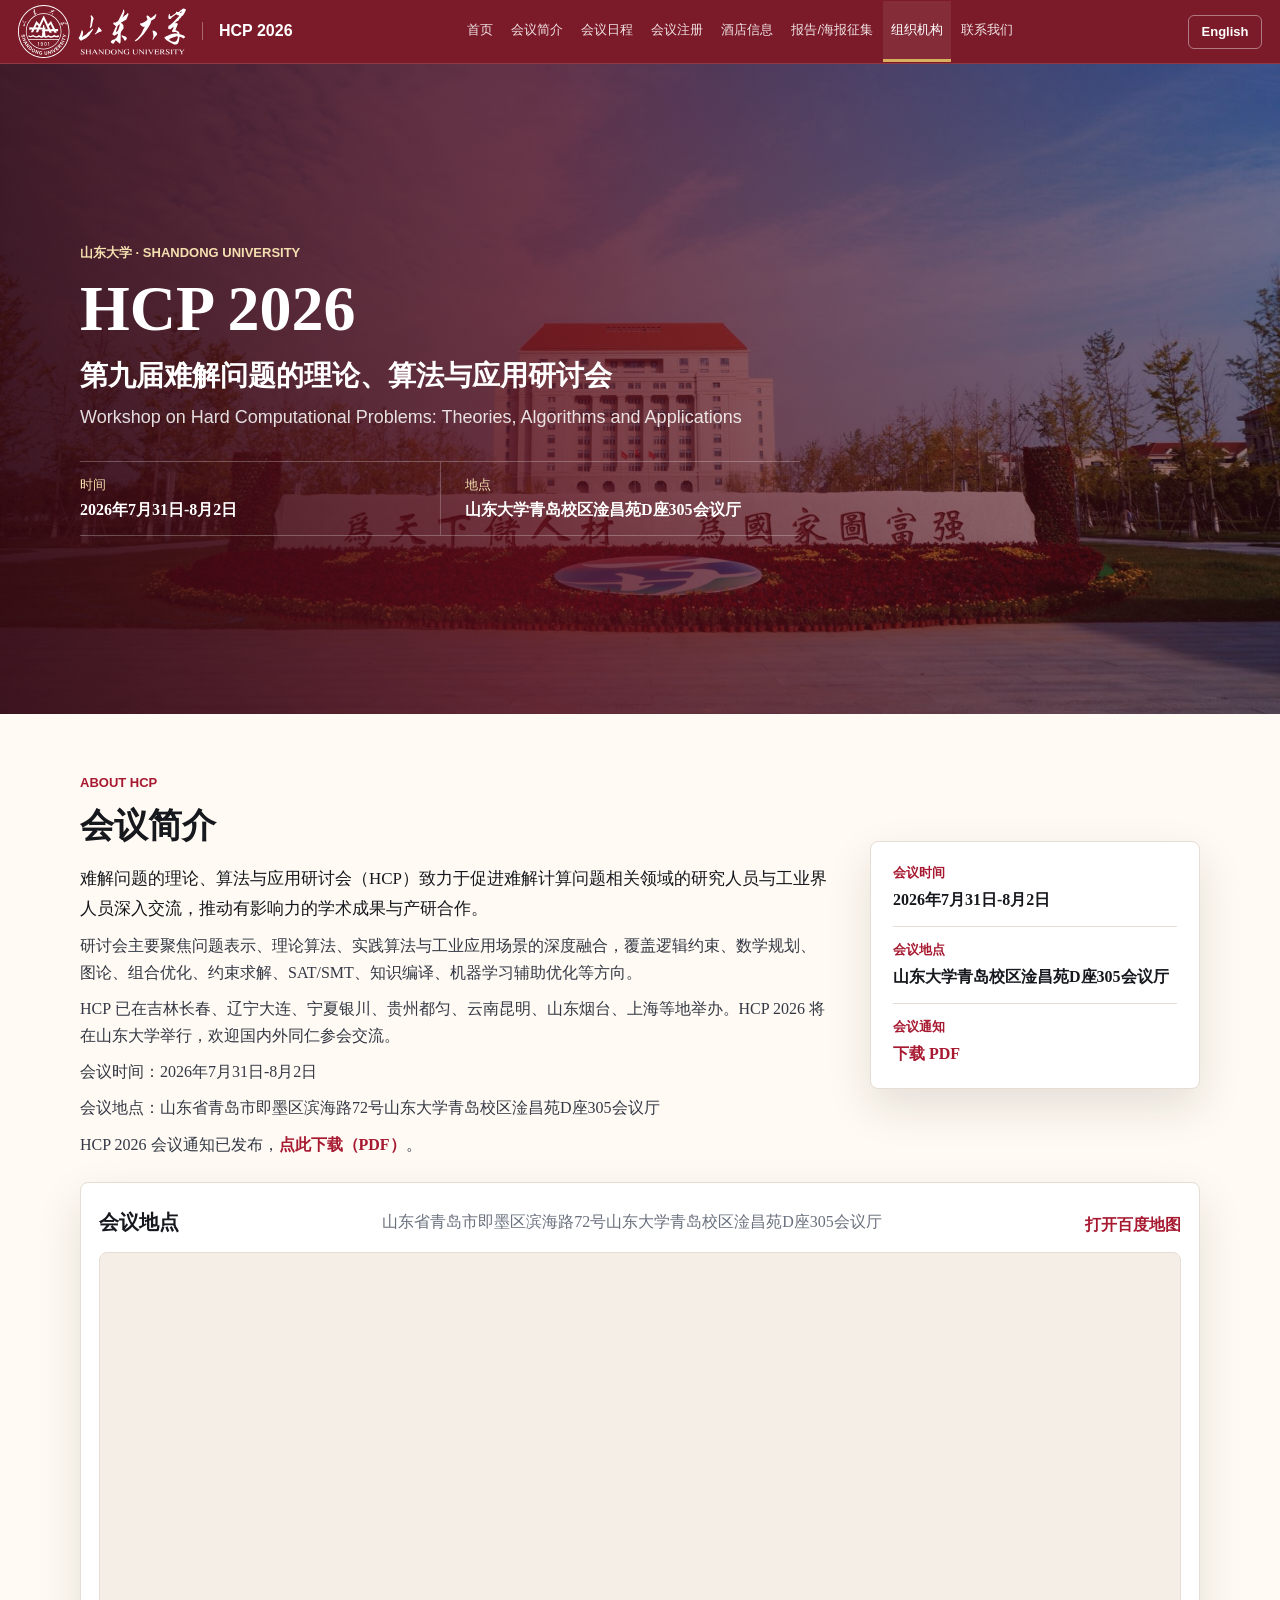
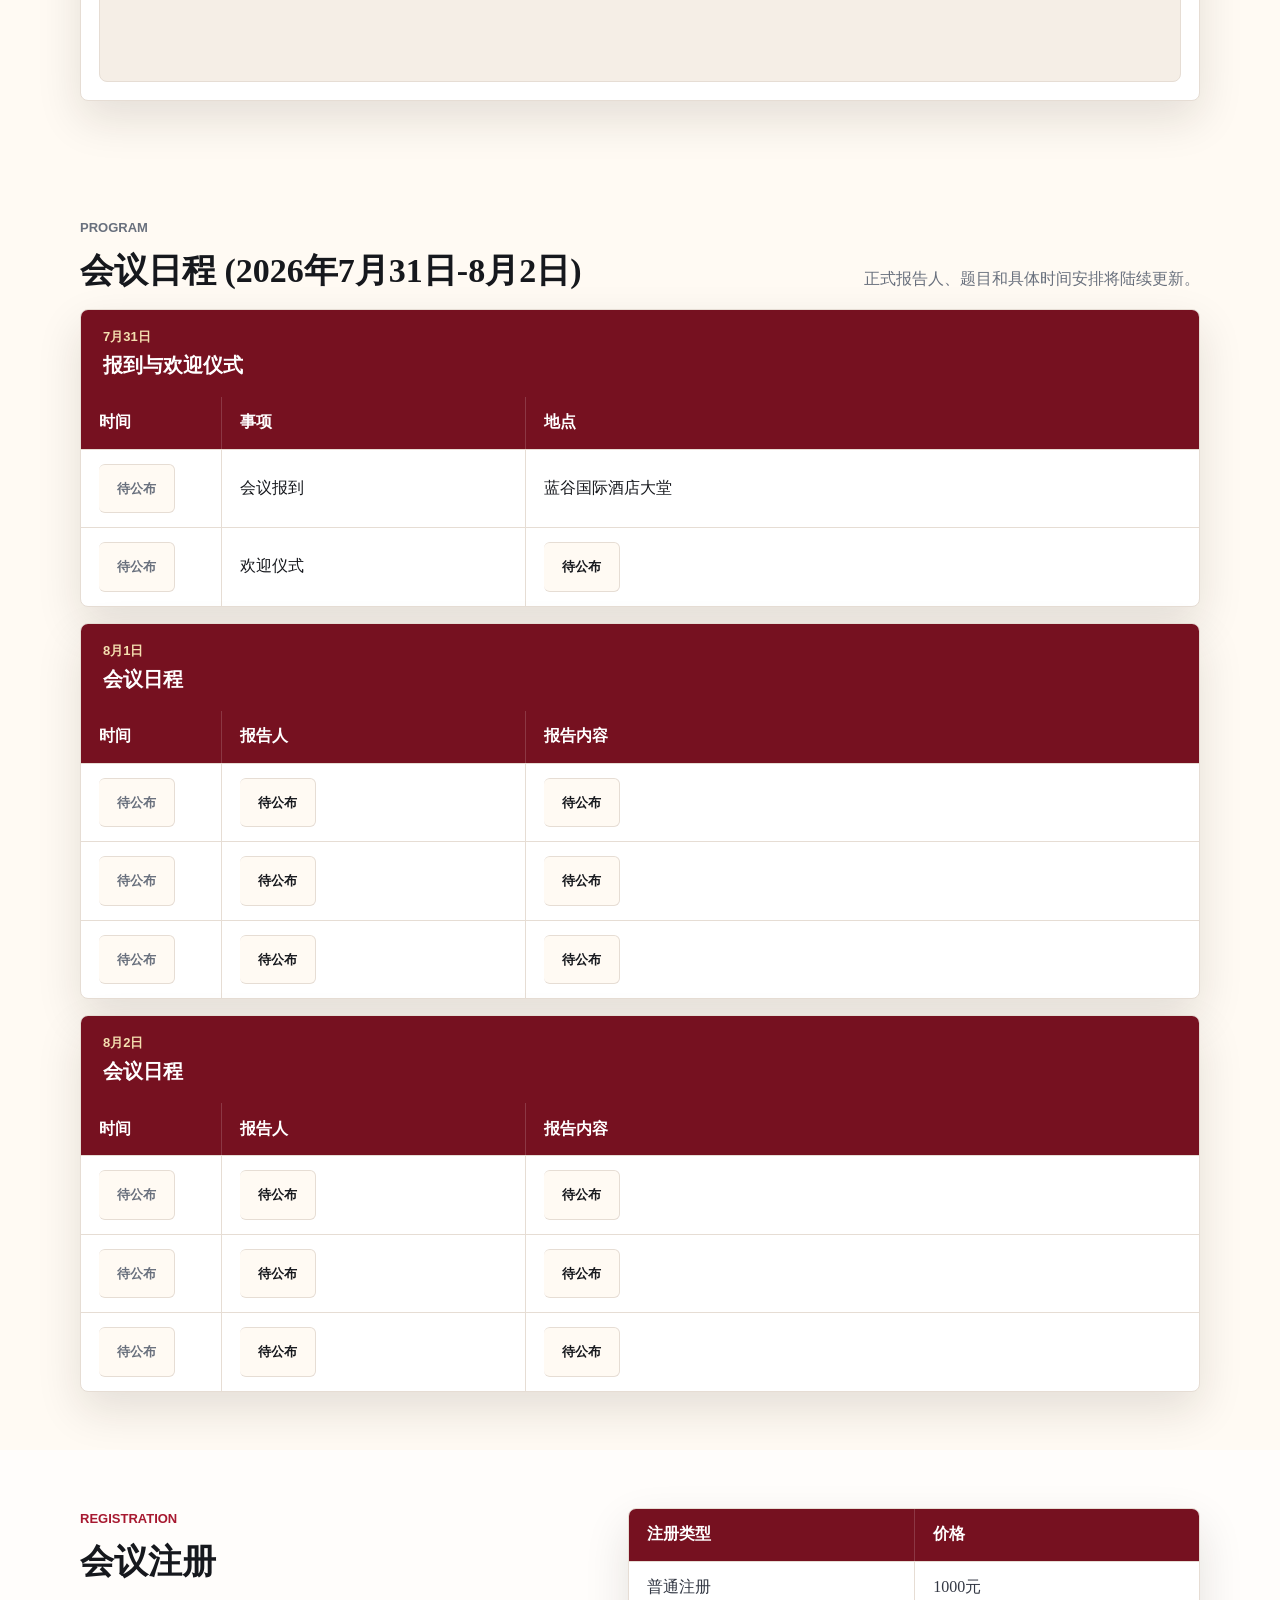
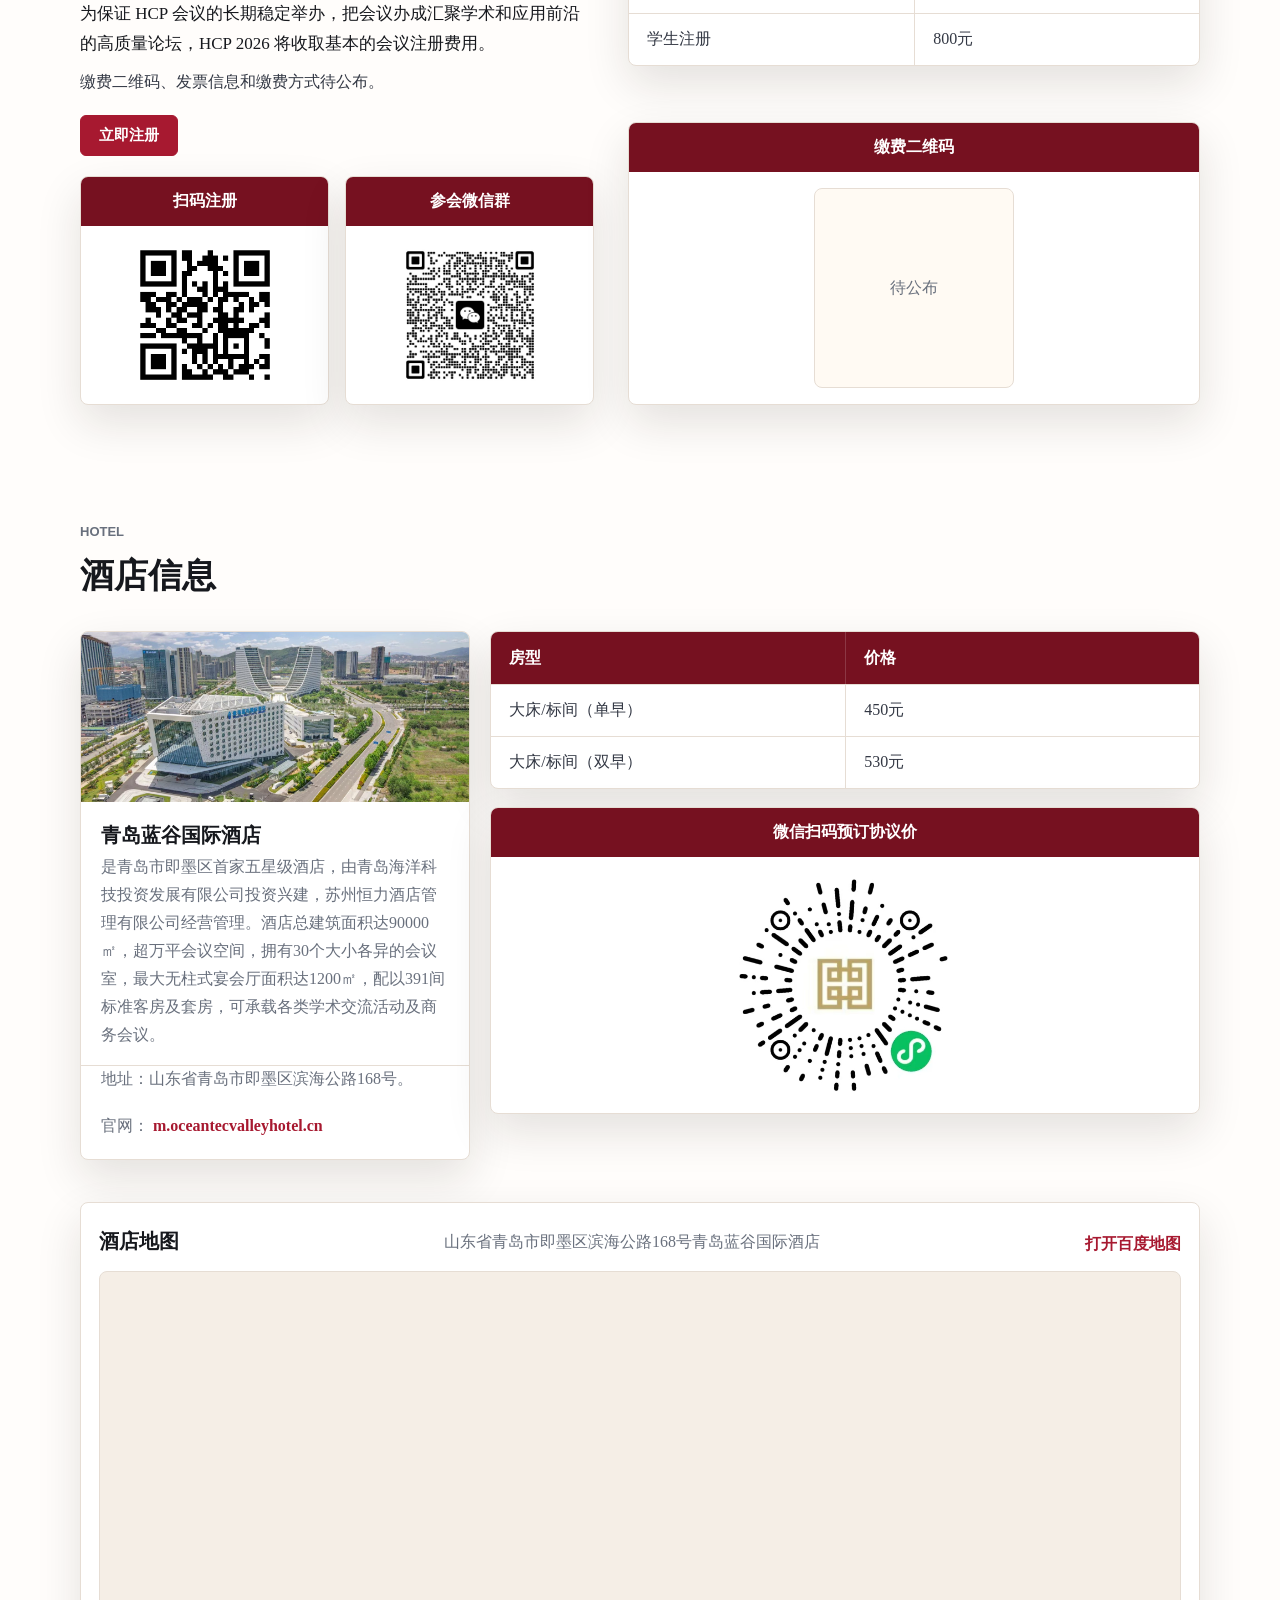
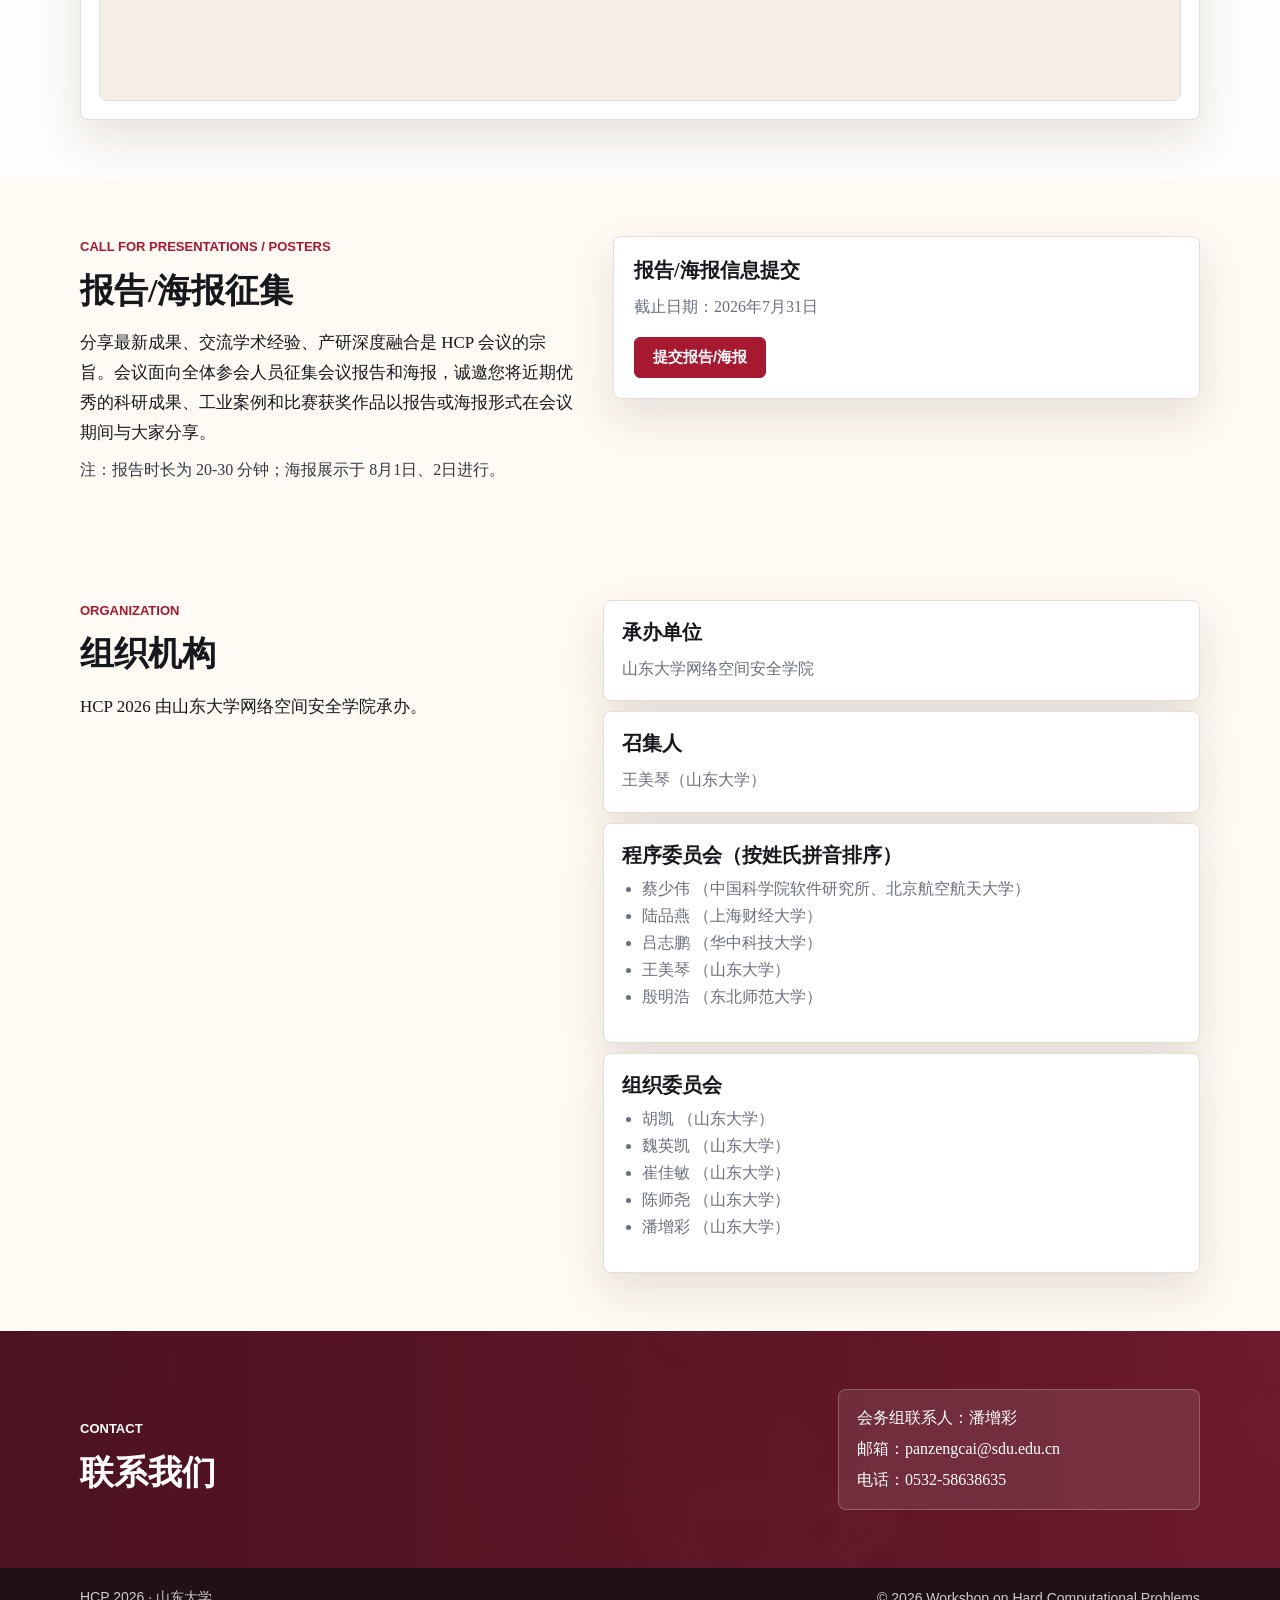
<file: index.html>
<!doctype html>
<html lang="zh-CN">
  <head>
    <meta charset="utf-8" />
    <meta name="viewport" content="width=device-width, initial-scale=1" />
    <meta
      name="description"
      content="HCP 2026，第九届难解问题的理论、算法与应用研讨会，山东大学。"
    />
    <title>HCP 2026 | 山东大学</title>
    <link rel="icon" href="assets/favicon.svg" type="image/svg+xml" />
    <link rel="stylesheet" href="styles.css" />
  </head>
  <body>
    <a class="skip-link" href="#summary">跳转到会议简介</a>

    <header class="site-header" data-header>
      <div class="header-inner">
        <a class="brand" href="#home" aria-label="HCP 2026 首页">
          <img src="assets/sdu-logo.svg" alt="山东大学" />
          <span>HCP 2026</span>
        </a>
    
        <nav class="site-nav" id="site-nav" aria-label="主导航">
          <a href="#home">首页</a>
          <a href="#summary">会议简介</a>
          <a href="#schedule">会议日程</a>
          <a href="#registration">会议注册</a>
          <a href="#hotel">酒店信息</a>
          <a href="#cfp">报告/海报征集</a>
          <a href="#organization">组织机构</a>
          <a href="#contact">联系我们</a>
        </nav>
    
        <div class="header-actions">
          <a class="language-switch" href="en.html" hreflang="en" aria-label="English version">
            English
          </a>
          <button class="nav-toggle" type="button" aria-expanded="false" aria-controls="site-nav">
            <span class="sr-only">打开导航</span>
            <span aria-hidden="true"></span>
            <span aria-hidden="true"></span>
            <span aria-hidden="true"></span>
          </button>
        </div>
      </div>
    </header>
    
    <main id="home">
      <section class="hero" aria-labelledby="hero-title">
        <img class="hero-image" src="assets/sdu-qingdao-library-hero.jpg" alt="山东大学青岛校区图书馆" />
        <div class="hero-scrim" aria-hidden="true"></div>
        <div class="hero-inner">
          <p class="eyebrow">山东大学 · Shandong University</p>
          <h1 id="hero-title">HCP 2026</h1>
          <p class="hero-title">第九届难解问题的理论、算法与应用研讨会</p>
          <p class="hero-subtitle">
            Workshop on Hard Computational Problems: Theories, Algorithms and Applications
          </p>
          <div class="hero-facts" aria-label="会议基本信息">
            <div>
              <span>时间</span>
              <strong>2026年7月31日-8月2日</strong>
            </div>
            <div>
              <span>地点</span>
              <strong>山东大学青岛校区淦昌苑D座305会议厅</strong>
            </div>
          </div>
        </div>
      </section>
    
      <section class="section summary-section" id="summary">
        <div class="container two-column">
          <div>
            <p class="section-kicker">About HCP</p>
            <h2>会议简介</h2>
            <p class="lead">
              难解问题的理论、算法与应用研讨会（HCP）致力于促进难解计算问题相关领域的研究人员与工业界人员深入交流，推动有影响力的学术成果与产研合作。
            </p>
            <p>
              研讨会主要聚焦问题表示、理论算法、实践算法与工业应用场景的深度融合，覆盖逻辑约束、数学规划、图论、组合优化、约束求解、SAT/SMT、知识编译、机器学习辅助优化等方向。
            </p>
            <p>
              HCP 已在吉林长春、辽宁大连、宁夏银川、贵州都匀、云南昆明、山东烟台、上海等地举办。HCP 2026 将在山东大学举行，欢迎国内外同仁参会交流。
            </p>
            <p>
              会议时间：2026年7月31日-8月2日
            </p>
            <p>
              会议地点：山东省青岛市即墨区滨海路72号山东大学青岛校区淦昌苑D座305会议厅
            </p>
            <p>
              HCP 2026 会议通知已发布，<a class="notice-link" href="assets/HCP%202026%20会议通知.pdf" target="_blank" rel="noreferrer">点此下载（PDF）</a>。
            </p>
          </div>
          <aside class="info-panel" aria-label="会议基本信息">
            <div>
              <span>会议时间</span>
              <strong>2026年7月31日-8月2日</strong>
            </div>
            <div>
              <span>会议地点</span>
              <strong>山东大学青岛校区淦昌苑D座305会议厅</strong>
            </div>
            <div>
              <span>会议通知</span>
              <strong><a class="notice-link" href="assets/HCP%202026%20会议通知.pdf" target="_blank" rel="noreferrer">下载 PDF</a></strong>
            </div>
          </aside>
        </div>
        <div class="container map-block">
          <div class="map-copy">
            <h3>会议地点</h3>
            <p>
              山东省青岛市即墨区滨海路72号山东大学青岛校区淦昌苑D座305会议厅
            </p>
            <a
              class="text-link"
              href="https://api.map.baidu.com/marker?location=36.37150,120.69590&amp;title=%E5%B1%B1%E4%B8%9C%E5%A4%A7%E5%AD%A6%E9%9D%92%E5%B2%9B%E6%A0%A1%E5%8C%BA%E6%B7%A6%E6%98%8C%E8%8B%91D%E5%BA%A7305%E4%BC%9A%E8%AE%AE%E5%8E%85&amp;content=%E5%B1%B1%E4%B8%9C%E7%9C%81%E9%9D%92%E5%B2%9B%E5%B8%82%E5%8D%B3%E5%A2%A8%E5%8C%BA%E6%BB%A8%E6%B5%B7%E8%B7%AF72%E5%8F%B7&amp;output=html&amp;src=HCP2026"
              target="_blank"
              rel="noreferrer"
            >
              打开百度地图
            </a>
          </div>
          <div class="map-embed">
            <iframe
              allow="accelerometer; gyroscope; magnetometer"
              title="山东大学青岛校区淦昌苑D座305会议厅百度地图"
              src="https://api.map.baidu.com/marker?location=36.37150,120.69590&amp;title=%E5%B1%B1%E4%B8%9C%E5%A4%A7%E5%AD%A6%E9%9D%92%E5%B2%9B%E6%A0%A1%E5%8C%BA%E6%B7%A6%E6%98%8C%E8%8B%91D%E5%BA%A7305%E4%BC%9A%E8%AE%AE%E5%8E%85&amp;content=%E5%B1%B1%E4%B8%9C%E7%9C%81%E9%9D%92%E5%B2%9B%E5%B8%82%E5%8D%B3%E5%A2%A8%E5%8C%BA%E6%BB%A8%E6%B5%B7%E8%B7%AF72%E5%8F%B7&amp;output=html&amp;src=HCP2026"
              loading="lazy"
            ></iframe>
          </div>
        </div>
      </section>
    
      <section class="section" id="schedule">
        <div class="container">
          <div class="section-heading">
            <div>
              <p class="section-kicker">Program</p>
              <h2>会议日程 (2026年7月31日-8月2日)</h2>
            </div>
            <p>正式报告人、题目和具体时间安排将陆续更新。</p>
          </div>
    
          <div class="schedule-layout">
            <div class="day-block">
              <div class="day-title">
                <span>7月31日</span>
                <h3>报到与欢迎仪式</h3>
              </div>
              <div class="program-table" role="table" aria-label="7月31日报到与欢迎仪式">
                <div class="program-row head" role="row">
                  <span role="columnheader">时间</span>
                  <span role="columnheader">事项</span>
                  <span role="columnheader">地点</span>
                </div>
                <div class="program-row" role="row">
                  <time role="cell"><span class="tba">待公布</span></time>
                  <span role="cell">会议报到</span>
                  <span role="cell">蓝谷国际酒店大堂</span>
                </div>
                <div class="program-row" role="row">
                  <time role="cell"><span class="tba">待公布</span></time>
                  <span role="cell">欢迎仪式</span>
                  <span role="cell"><span class="tba">待公布</span></span>
                </div>
              </div>
            </div>
    
            <div class="day-block accent">
              <div class="day-title">
                <span>8月1日</span>
                <h3>会议日程</h3>
              </div>
              <div class="program-table" role="table" aria-label="8月1日会议日程">
                <div class="program-row head" role="row">
                  <span role="columnheader">时间</span>
                  <span role="columnheader">报告人</span>
                  <span role="columnheader">报告内容</span>
                </div>
                <div class="program-row" role="row">
                  <time role="cell"><span class="tba">待公布</span></time>
                  <span role="cell"><span class="tba">待公布</span></span>
                  <span role="cell"><span class="tba">待公布</span></span>
                </div>
                <div class="program-row" role="row">
                  <time role="cell"><span class="tba">待公布</span></time>
                  <span role="cell"><span class="tba">待公布</span></span>
                  <span role="cell"><span class="tba">待公布</span></span>
                </div>
                <div class="program-row" role="row">
                  <time role="cell"><span class="tba">待公布</span></time>
                  <span role="cell"><span class="tba">待公布</span></span>
                  <span role="cell"><span class="tba">待公布</span></span>
                </div>
              </div>
            </div>
    
            <div class="day-block">
              <div class="day-title">
                <span>8月2日</span>
                <h3>会议日程</h3>
              </div>
              <div class="program-table" role="table" aria-label="8月2日会议日程">
                <div class="program-row head" role="row">
                  <span role="columnheader">时间</span>
                  <span role="columnheader">报告人</span>
                  <span role="columnheader">报告内容</span>
                </div>
                <div class="program-row" role="row">
                  <time role="cell"><span class="tba">待公布</span></time>
                  <span role="cell"><span class="tba">待公布</span></span>
                  <span role="cell"><span class="tba">待公布</span></span>
                </div>
                <div class="program-row" role="row">
                  <time role="cell"><span class="tba">待公布</span></time>
                  <span role="cell"><span class="tba">待公布</span></span>
                  <span role="cell"><span class="tba">待公布</span></span>
                </div>
                <div class="program-row" role="row">
                  <time role="cell"><span class="tba">待公布</span></time>
                  <span role="cell"><span class="tba">待公布</span></span>
                  <span role="cell"><span class="tba">待公布</span></span>
                </div>
              </div>
            </div>
          </div>
        </div>
      </section>
    
      <section class="section muted" id="registration">
        <div class="container registration-layout">
          <div>
            <p class="section-kicker">Registration</p>
            <h2>会议注册</h2>
            <p class="lead">
              为保证 HCP 会议的长期稳定举办，把会议办成汇聚学术和应用前沿的高质量论坛，HCP 2026 将收取基本的会议注册费用。
            </p>
            <p>
              缴费二维码、发票信息和缴费方式待公布。
            </p>
            <a class="button primary dark" href="https://v.wjx.cn/vm/t15EN56.aspx" target="_blank" rel="noreferrer">立即注册</a>
            <div class="reg-qr-row">
              <div class="hotel-booking">
                <div class="hotel-booking-head">扫码注册</div>
                <img src="assets/register-qr.png" alt="会议注册二维码" />
              </div>
              <div class="hotel-booking">
                <div class="hotel-booking-head">参会微信群</div>
                <img src="assets/wechat-group-qr.png" alt="HCP 2026 参会微信群二维码" />
              </div>
            </div>
          </div>
          <div class="reg-right">
            <div class="fee-table" role="table" aria-label="注册费用">
              <div class="fee-row head two" role="row">
                <span role="columnheader">注册类型</span>
                <span role="columnheader">价格</span>
              </div>
              <div class="fee-row two" role="row">
                <span role="cell">普通注册</span>
                <span role="cell">1000元</span>
              </div>
              <div class="fee-row two" role="row">
                <span role="cell">学生注册</span>
                <span role="cell">800元</span>
              </div>
            </div>
            <div class="hotel-booking">
              <div class="hotel-booking-head">缴费二维码</div>
              <div class="qr-placeholder">待公布</div>
            </div>
          </div>
        </div>
      </section>
    
      <section class="section venue-section muted" id="hotel">
        <div class="container hotel-layout">
          <div class="section-heading">
            <div>
              <p class="section-kicker">Hotel</p>
              <h2>酒店信息</h2>
            </div>
          </div>
          <div class="hotel-content">
            <article class="venue-card hotel-card">
              <img src="assets/BlueValley.jpg" alt="青岛蓝谷国际酒店外观" />
              <h3>青岛蓝谷国际酒店</h3>
              <p class="hotel-desc">是青岛市即墨区首家五星级酒店，由青岛海洋科技投资发展有限公司投资兴建，苏州恒力酒店管理有限公司经营管理。酒店总建筑面积达90000㎡，超万平会议空间，拥有30个大小各异的会议室，最大无柱式宴会厅面积达1200㎡，配以391间标准客房及套房，可承载各类学术交流活动及商务会议。</p>
              <p>地址：山东省青岛市即墨区滨海公路168号。</p>
              <p>
                官网：
                <a href="https://m.oceantecvalleyhotel.cn/" target="_blank" rel="noreferrer">
                  m.oceantecvalleyhotel.cn
                </a>
              </p>
            </article>
            <div class="hotel-right">
              <div class="fee-table" role="table" aria-label="酒店协议价">
                <div class="fee-row head two" role="row">
                  <span role="columnheader">房型</span>
                  <span role="columnheader">价格</span>
                </div>
                <div class="fee-row two" role="row">
                  <span role="cell">大床/标间（单早）</span>
                  <span role="cell">450元</span>
                </div>
                <div class="fee-row two" role="row">
                  <span role="cell">大床/标间（双早）</span>
                  <span role="cell">530元</span>
                </div>
              </div>
              <div class="hotel-booking">
                <div class="hotel-booking-head">微信扫码预订协议价</div>
                <img src="assets/HCPHotel.jpg" alt="青岛蓝谷国际酒店预订二维码" />
              </div>
            </div>
          </div>
          <div class="map-block">
            <div class="map-copy">
              <h3>酒店地图</h3>
              <p>山东省青岛市即墨区滨海公路168号青岛蓝谷国际酒店</p>
              <a
                class="text-link"
                href="https://api.map.baidu.com/marker?location=36.38734902,120.69392186&amp;title=%E9%9D%92%E5%B2%9B%E8%93%9D%E8%B0%B7%E5%9B%BD%E9%99%85%E9%85%92%E5%BA%97&amp;content=%E5%B1%B1%E4%B8%9C%E7%9C%81%E9%9D%92%E5%B2%9B%E5%B8%82%E5%8D%B3%E5%A2%A8%E5%8C%BA%E6%BB%A8%E6%B5%B7%E5%85%AC%E8%B7%AF168%E5%8F%B7&amp;output=html&amp;src=HCP2026"
                target="_blank"
                rel="noreferrer"
              >
                打开百度地图
              </a>
            </div>
            <div class="map-embed">
              <iframe
                allow="accelerometer; gyroscope; magnetometer"
                title="青岛蓝谷国际酒店百度地图"
                src="https://api.map.baidu.com/marker?location=36.38734902,120.69392186&amp;title=%E9%9D%92%E5%B2%9B%E8%93%9D%E8%B0%B7%E5%9B%BD%E9%99%85%E9%85%92%E5%BA%97&amp;content=%E5%B1%B1%E4%B8%9C%E7%9C%81%E9%9D%92%E5%B2%9B%E5%B8%82%E5%8D%B3%E5%A2%A8%E5%8C%BA%E6%BB%A8%E6%B5%B7%E5%85%AC%E8%B7%AF168%E5%8F%B7&amp;output=html&amp;src=HCP2026"
                loading="lazy"
              ></iframe>
            </div>
          </div>
        </div>
      </section>
    
      <section class="section" id="cfp">
        <div class="container cfp-layout">
          <div>
            <p class="section-kicker">Call for Presentations / Posters</p>
            <h2>报告/海报征集</h2>
            <p class="lead">
              分享最新成果、交流学术经验、产研深度融合是 HCP 会议的宗旨。会议面向全体参会人员征集会议报告和海报，诚邀您将近期优秀的科研成果、工业案例和比赛获奖作品以报告或海报形式在会议期间与大家分享。
            </p>
            <p>
              注：报告时长为 20-30 分钟；海报展示于 8月1日、2日进行。
            </p>
          </div>
          <div class="placeholder-card">
            <h3>报告/海报信息提交</h3>
            <p>截止日期：2026年7月31日</p>
            <a class="button primary dark" href="https://v.wjx.cn/vm/Qs8e9X1.aspx" target="_blank" rel="noreferrer">提交报告/海报</a>
          </div>
        </div>
      </section>
    
      <section class="section" id="organization">
        <div class="container organization-layout">
          <div>
            <p class="section-kicker">Organization</p>
            <h2>组织机构</h2>
            <p class="lead">
              HCP 2026 由山东大学网络空间安全学院承办。
            </p>
          </div>
          <div class="org-columns">
            <div class="org-block">
              <h3>承办单位</h3>
              <p>山东大学网络空间安全学院</p>
            </div>
            <div class="org-block">
              <h3>召集人</h3>
              <p>王美琴（山东大学）</p>
            </div>
            <div class="org-block">
              <h3>程序委员会（按姓氏拼音排序）</h3>
              <ul>
                <li>蔡少伟 （中国科学院软件研究所、北京航空航天大学）</li>
                <li>陆品燕 （上海财经大学）</li>
                <li>吕志鹏 （华中科技大学）</li>
                <li>王美琴 （山东大学）</li>
                <li>殷明浩 （东北师范大学）</li>
              </ul>
            </div>
            <div class="org-block">
              <h3>组织委员会</h3>
              <ul>
                <li>胡凯 （山东大学）</li>
                <li>魏英凯 （山东大学）</li>
                <li>崔佳敏 （山东大学）</li>
                <li>陈师尧 （山东大学）</li>
                <li>潘增彩 （山东大学）</li>
              </ul>
            </div>
          </div>
        </div>
      </section>
    
      <section class="contact-section" id="contact">
        <div class="container contact-inner">
          <div>
            <p class="section-kicker">Contact</p>
            <h2>联系我们</h2>
          </div>
          <address>
            <span>会务组联系人：潘增彩</span>
            <span>邮箱：panzengcai@sdu.edu.cn</span>
            <span>电话：0532-58638635</span>
          </address>
        </div>
      </section>
    </main>
    
    <footer class="site-footer">
      <div class="container footer-inner">
        <span>HCP 2026 · 山东大学</span>
        <span>© 2026 Workshop on Hard Computational Problems</span>
      </div>
    </footer>
    
    <script src="script.js"></script>
  </body>
</html>
</file>
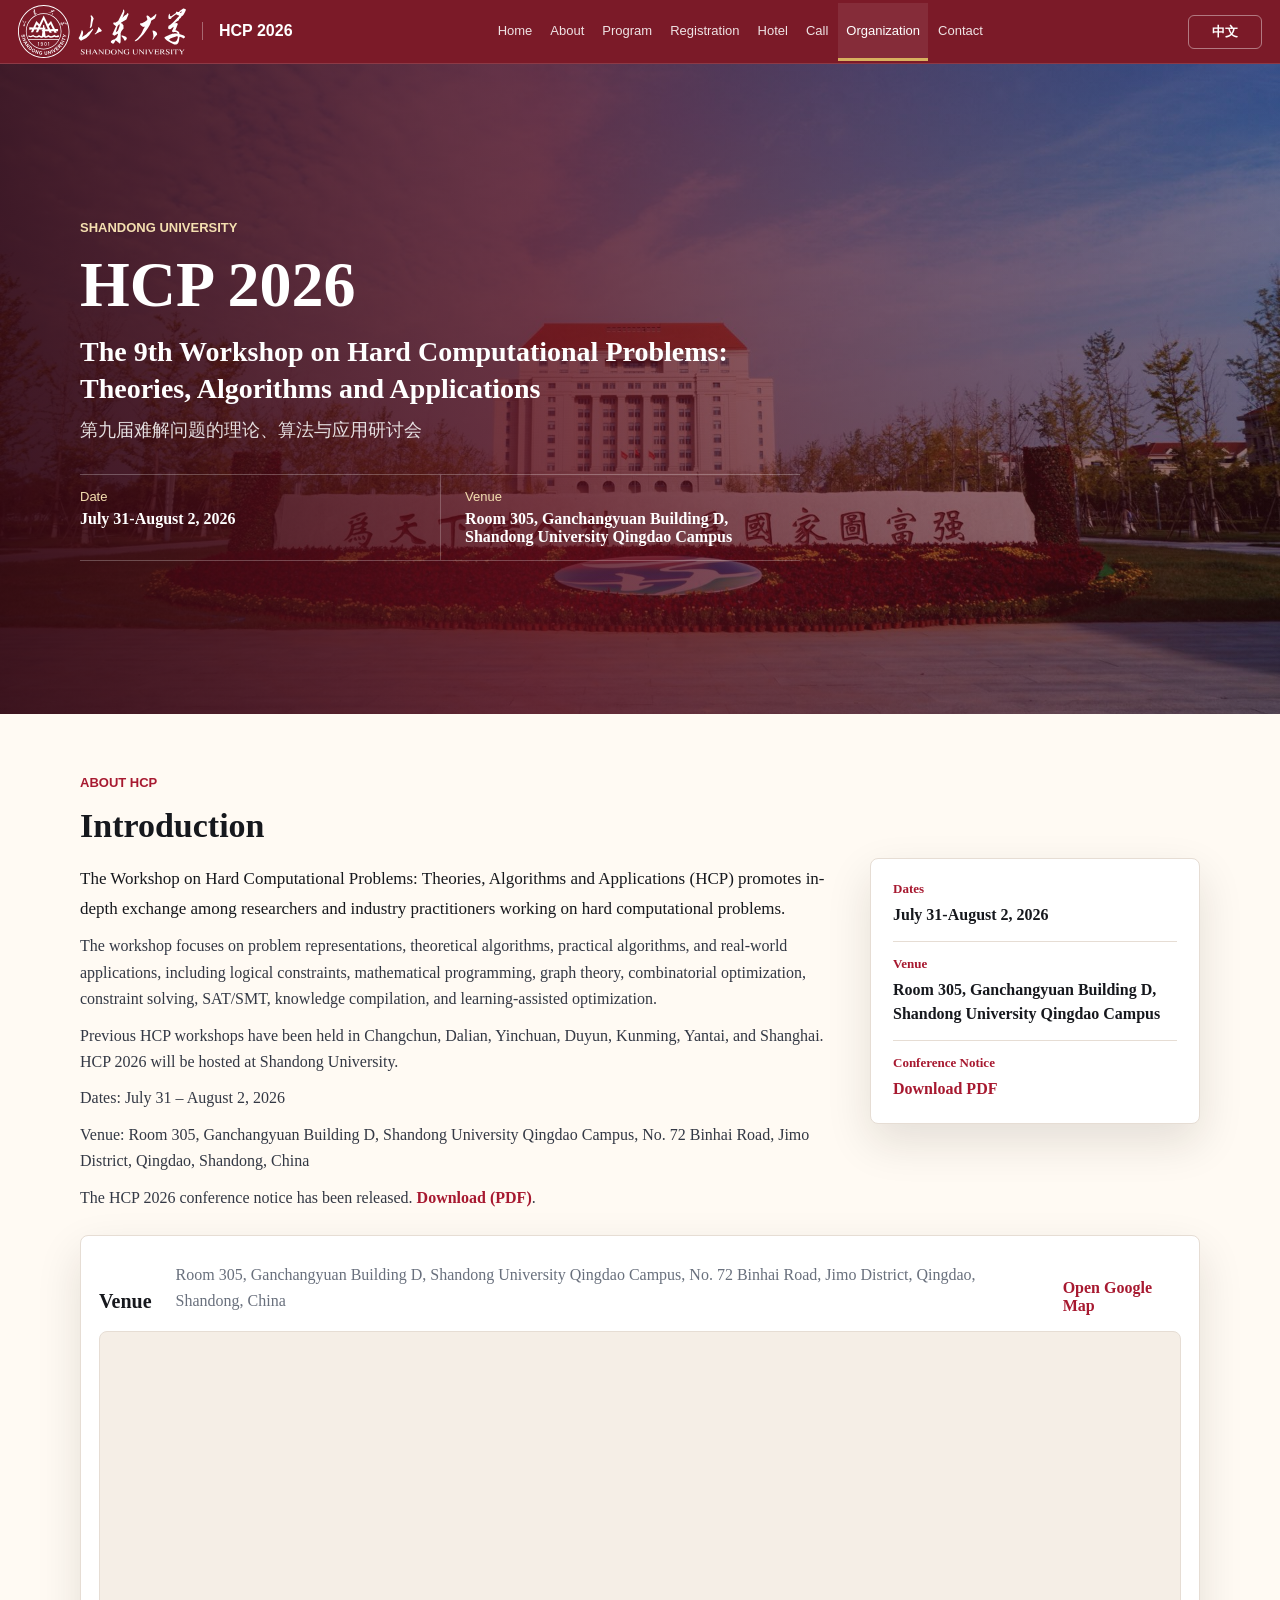
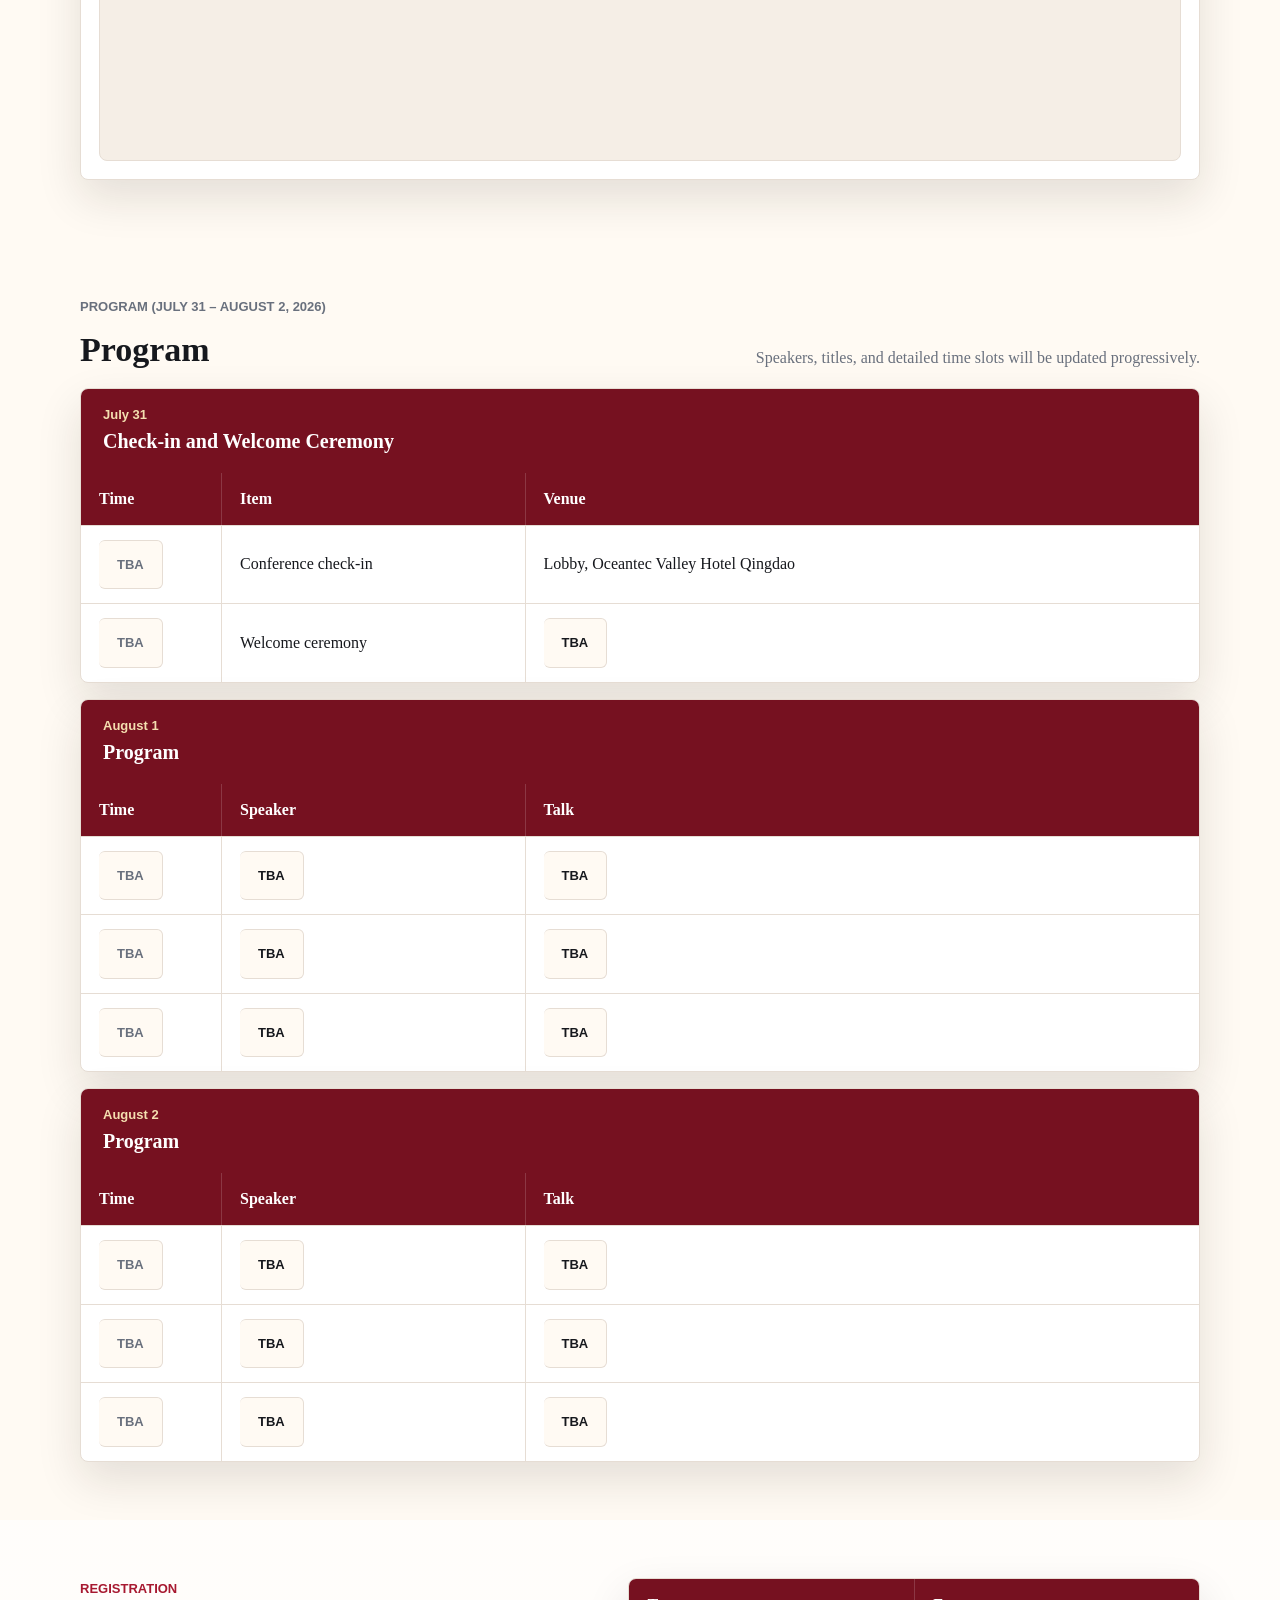
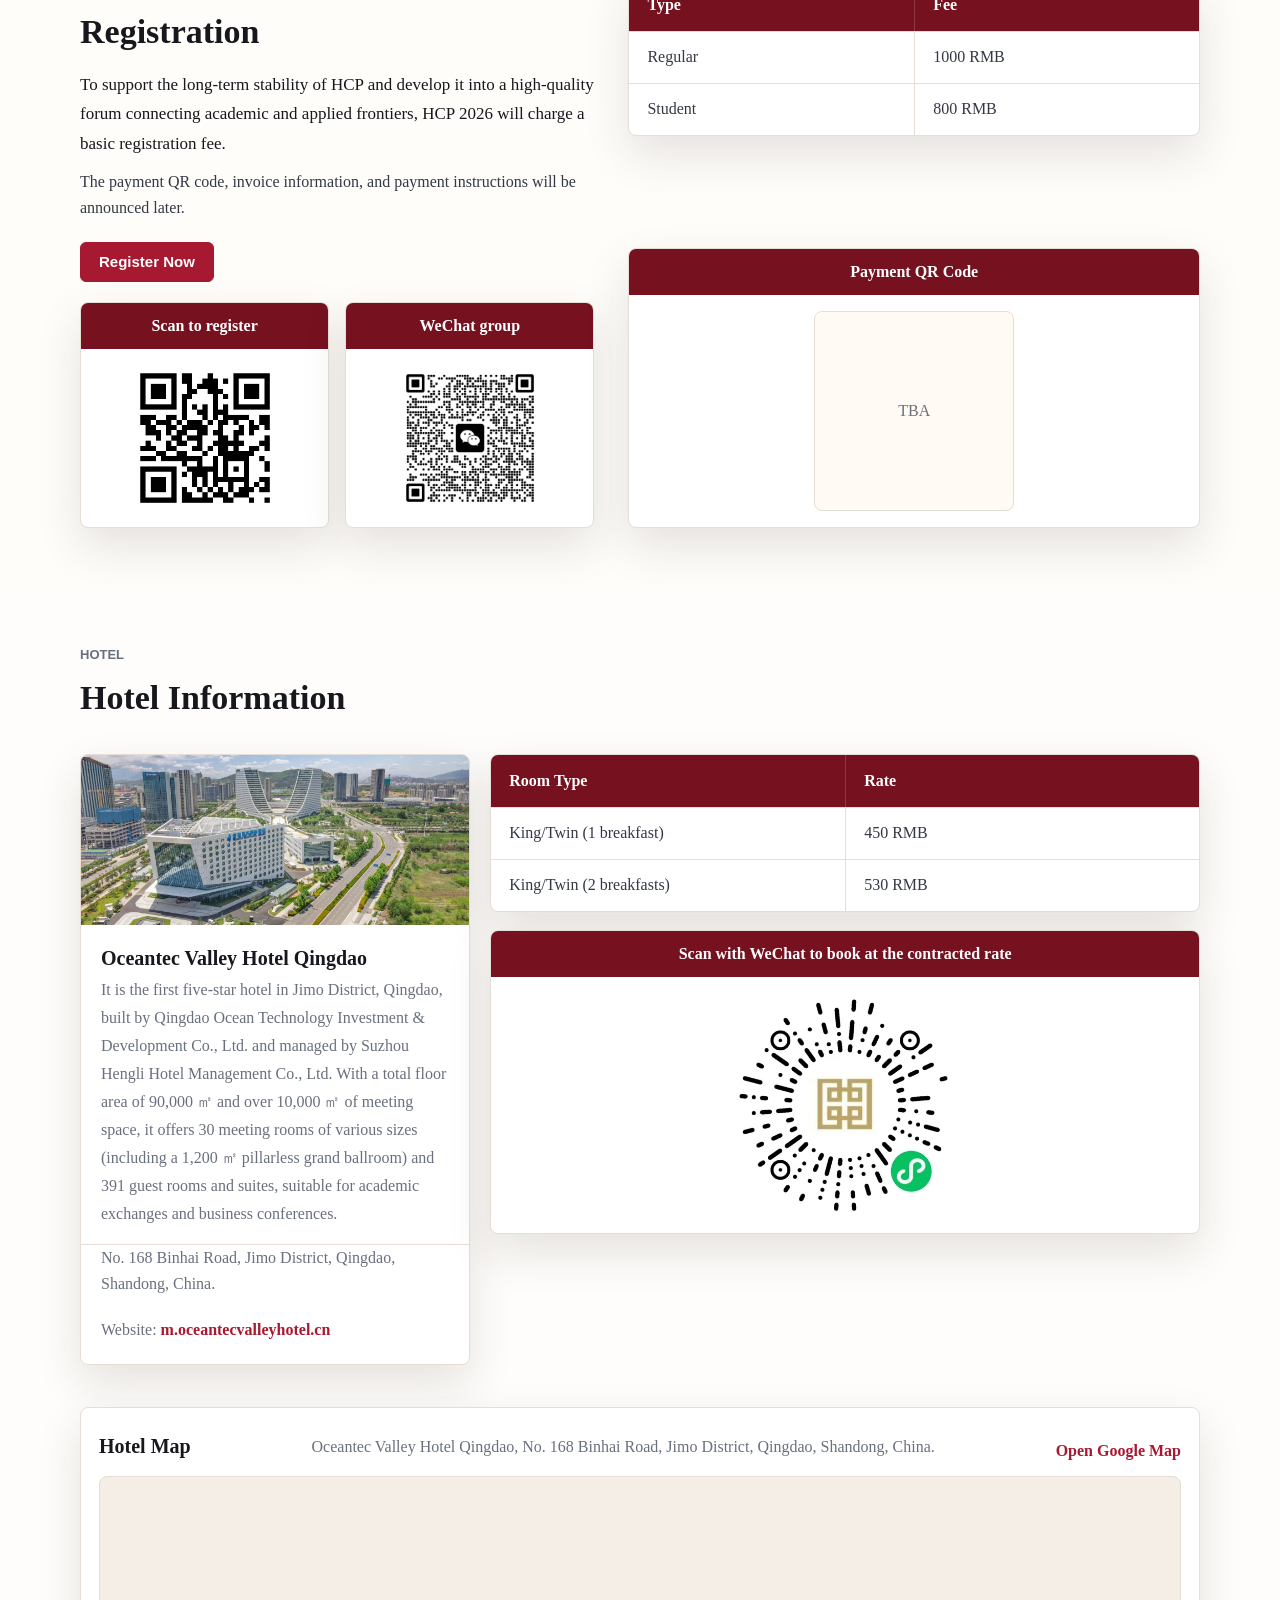
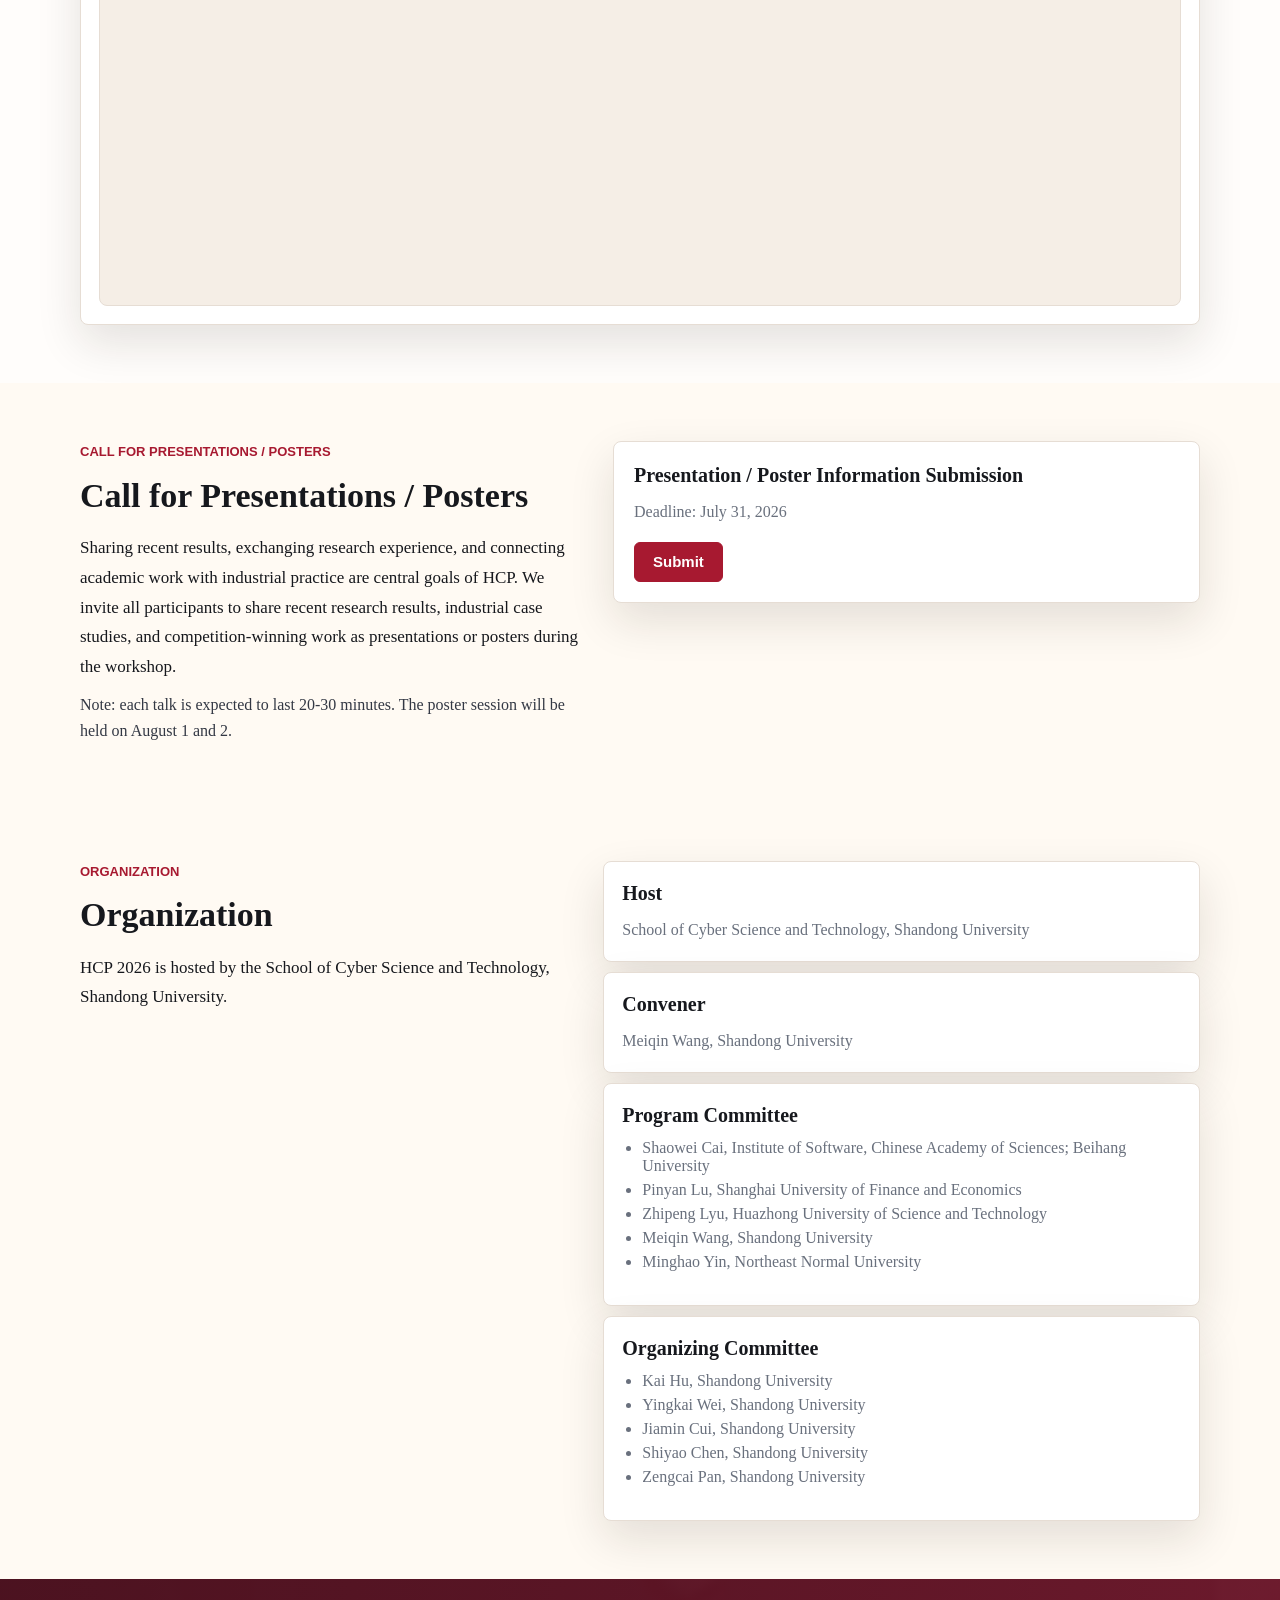
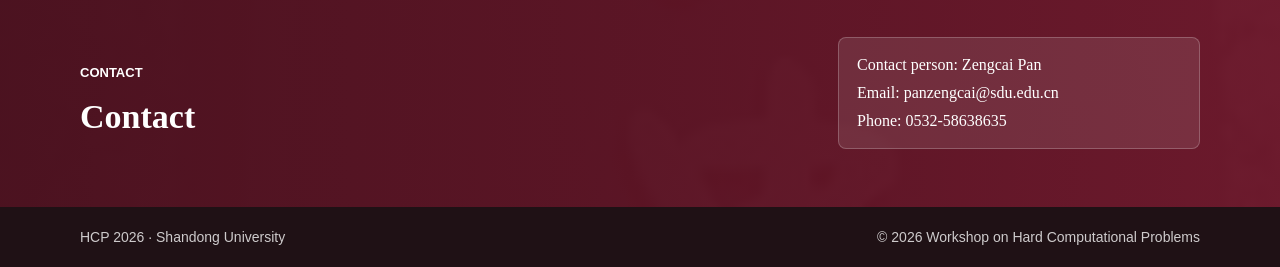
<file: en.html>
<!doctype html>
<html lang="en">
  <head>
    <meta charset="utf-8" />
    <meta name="viewport" content="width=device-width, initial-scale=1" />
    <meta
      name="description"
      content="HCP 2026, the 9th Workshop on Hard Computational Problems, Shandong University."
    />
    <title>HCP 2026 | Shandong University</title>
    <link rel="icon" href="assets/favicon.svg" type="image/svg+xml" />
    <link rel="stylesheet" href="styles.css" />
  </head>
  <body>
    <a class="skip-link" href="#summary">Skip to introduction</a>

    <header class="site-header" data-header>
      <div class="header-inner">
        <a class="brand" href="#home" aria-label="HCP 2026 Home">
          <img src="assets/sdu-logo.svg" alt="Shandong University" />
          <span>HCP 2026</span>
        </a>
    
        <nav class="site-nav" id="site-nav" aria-label="Main navigation">
          <a href="#home">Home</a>
          <a href="#summary">About</a>
          <a href="#schedule">Program</a>
          <a href="#registration">Registration</a>
          <a href="#hotel">Hotel</a>
          <a href="#cfp">Call</a>
          <a href="#organization">Organization</a>
          <a href="#contact">Contact</a>
        </nav>
    
        <div class="header-actions">
          <a class="language-switch" href="index.html" hreflang="zh-CN" aria-label="Chinese version">
            中文
          </a>
          <button class="nav-toggle" type="button" aria-expanded="false" aria-controls="site-nav">
            <span class="sr-only">Open navigation</span>
            <span aria-hidden="true"></span>
            <span aria-hidden="true"></span>
            <span aria-hidden="true"></span>
          </button>
        </div>
      </div>
    </header>
    
    <main id="home">
      <section class="hero" aria-labelledby="hero-title">
        <img class="hero-image" src="assets/sdu-qingdao-library-hero.jpg" alt="Shandong University Qingdao Campus Library" />
        <div class="hero-scrim" aria-hidden="true"></div>
        <div class="hero-inner">
          <p class="eyebrow">Shandong University</p>
          <h1 id="hero-title">HCP 2026</h1>
          <p class="hero-title">
            The 9th Workshop on Hard Computational Problems: Theories, Algorithms and Applications
          </p>
          <p class="hero-subtitle">第九届难解问题的理论、算法与应用研讨会</p>
          <div class="hero-facts" aria-label="Conference information">
            <div>
              <span>Date</span>
              <strong>July 31-August 2, 2026</strong>
            </div>
            <div>
              <span>Venue</span>
              <strong>Room 305, Ganchangyuan Building D, Shandong University Qingdao Campus</strong>
            </div>
          </div>
        </div>
      </section>
    
      <section class="section summary-section" id="summary">
        <div class="container two-column">
          <div>
            <p class="section-kicker">About HCP</p>
            <h2>Introduction</h2>
            <p class="lead">
              The Workshop on Hard Computational Problems: Theories, Algorithms and Applications
              (HCP) promotes in-depth exchange among researchers and industry practitioners working
              on hard computational problems.
            </p>
            <p>
              The workshop focuses on problem representations, theoretical algorithms, practical
              algorithms, and real-world applications, including logical constraints, mathematical
              programming, graph theory, combinatorial optimization, constraint solving, SAT/SMT,
              knowledge compilation, and learning-assisted optimization.
            </p>
            <p>
              Previous HCP workshops have been held in Changchun, Dalian, Yinchuan, Duyun, Kunming,
              Yantai, and Shanghai. HCP 2026 will be hosted at Shandong University.
            </p>
            <p>
              Dates: July 31 – August 2, 2026
            </p>
            <p>
              Venue: Room 305, Ganchangyuan Building D, Shandong University Qingdao Campus,
              No. 72 Binhai Road, Jimo District, Qingdao, Shandong, China
            </p>
            <p>
              The HCP 2026 conference notice has been released. <a class="notice-link" href="assets/HCP%202026%20会议通知.pdf" target="_blank" rel="noreferrer">Download (PDF)</a>.
            </p>
          </div>
          <aside class="info-panel" aria-label="Conference information">
            <div>
              <span>Dates</span>
              <strong>July 31-August 2, 2026</strong>
            </div>
            <div>
              <span>Venue</span>
              <strong>Room 305, Ganchangyuan Building D, Shandong University Qingdao Campus</strong>
            </div>
            <div>
              <span>Conference Notice</span>
              <strong><a class="notice-link" href="assets/HCP%202026%20会议通知.pdf" target="_blank" rel="noreferrer">Download PDF</a></strong>
            </div>
          </aside>
        </div>
        <div class="container map-block">
          <div class="map-copy">
            <h3>Venue</h3>
            <p>
              Room 305, Ganchangyuan Building D, Shandong University Qingdao Campus,
              No. 72 Binhai Road, Jimo District, Qingdao, Shandong, China
            </p>
            <a
              class="text-link"
              href="https://www.google.com/maps/search/?api=1&amp;query=36.36539309%2C120.68464016"
              target="_blank"
              rel="noreferrer"
            >
              Open Google Map
            </a>
          </div>
          <div class="map-embed">
            <iframe
              allow="accelerometer; gyroscope; magnetometer"
              title="Google map of Ganchangyuan Building D, Shandong University Qingdao Campus"
              src="https://www.google.com/maps?q=36.36539309,120.68464016&amp;z=17&amp;output=embed"
              loading="lazy"
            ></iframe>
          </div>
        </div>
      </section>
    
      <section class="section" id="schedule">
        <div class="container">
          <div class="section-heading">
            <div>
              <p class="section-kicker">Program (July 31 – August 2, 2026)</p>
              <h2>Program</h2>
            </div>
            <p>Speakers, titles, and detailed time slots will be updated progressively.</p>
          </div>
    
          <div class="schedule-layout">
            <div class="day-block">
              <div class="day-title">
                <span>July 31</span>
                <h3>Check-in and Welcome Ceremony</h3>
              </div>
              <div class="program-table" role="table" aria-label="July 31 check-in and welcome ceremony">
                <div class="program-row head" role="row">
                  <span role="columnheader">Time</span>
                  <span role="columnheader">Item</span>
                  <span role="columnheader">Venue</span>
                </div>
                <div class="program-row" role="row">
                  <time role="cell"><span class="tba">TBA</span></time>
                  <span role="cell">Conference check-in</span>
                  <span role="cell">Lobby, Oceantec Valley Hotel Qingdao</span>
                </div>
                <div class="program-row" role="row">
                  <time role="cell"><span class="tba">TBA</span></time>
                  <span role="cell">Welcome ceremony</span>
                  <span role="cell"><span class="tba">TBA</span></span>
                </div>
              </div>
            </div>
    
            <div class="day-block accent">
              <div class="day-title">
                <span>August 1</span>
                <h3>Program</h3>
              </div>
              <div class="program-table" role="table" aria-label="August 1 program">
                <div class="program-row head" role="row">
                  <span role="columnheader">Time</span>
                  <span role="columnheader">Speaker</span>
                  <span role="columnheader">Talk</span>
                </div>
                <div class="program-row" role="row">
                  <time role="cell"><span class="tba">TBA</span></time>
                  <span role="cell"><span class="tba">TBA</span></span>
                  <span role="cell"><span class="tba">TBA</span></span>
                </div>
                <div class="program-row" role="row">
                  <time role="cell"><span class="tba">TBA</span></time>
                  <span role="cell"><span class="tba">TBA</span></span>
                  <span role="cell"><span class="tba">TBA</span></span>
                </div>
                <div class="program-row" role="row">
                  <time role="cell"><span class="tba">TBA</span></time>
                  <span role="cell"><span class="tba">TBA</span></span>
                  <span role="cell"><span class="tba">TBA</span></span>
                </div>
              </div>
            </div>
    
            <div class="day-block">
              <div class="day-title">
                <span>August 2</span>
                <h3>Program</h3>
              </div>
              <div class="program-table" role="table" aria-label="August 2 program">
                <div class="program-row head" role="row">
                  <span role="columnheader">Time</span>
                  <span role="columnheader">Speaker</span>
                  <span role="columnheader">Talk</span>
                </div>
                <div class="program-row" role="row">
                  <time role="cell"><span class="tba">TBA</span></time>
                  <span role="cell"><span class="tba">TBA</span></span>
                  <span role="cell"><span class="tba">TBA</span></span>
                </div>
                <div class="program-row" role="row">
                  <time role="cell"><span class="tba">TBA</span></time>
                  <span role="cell"><span class="tba">TBA</span></span>
                  <span role="cell"><span class="tba">TBA</span></span>
                </div>
                <div class="program-row" role="row">
                  <time role="cell"><span class="tba">TBA</span></time>
                  <span role="cell"><span class="tba">TBA</span></span>
                  <span role="cell"><span class="tba">TBA</span></span>
                </div>
              </div>
            </div>
          </div>
        </div>
      </section>
    
      <section class="section muted" id="registration">
        <div class="container registration-layout">
          <div>
            <p class="section-kicker">Registration</p>
            <h2>Registration</h2>
            <p class="lead">
              To support the long-term stability of HCP and develop it into a high-quality forum
              connecting academic and applied frontiers, HCP 2026 will charge a basic registration
              fee.
            </p>
            <p>
              The payment QR code, invoice information, and payment instructions will be announced later.
            </p>
            <a class="button primary dark" href="https://v.wjx.cn/vm/t15EN56.aspx" target="_blank" rel="noreferrer">Register Now</a>
            <div class="reg-qr-row">
              <div class="hotel-booking">
                <div class="hotel-booking-head">Scan to register</div>
                <img src="assets/register-qr.png" alt="Registration QR code" />
              </div>
              <div class="hotel-booking">
                <div class="hotel-booking-head">WeChat group</div>
                <img src="assets/wechat-group-qr.png" alt="HCP 2026 WeChat group QR code" />
              </div>
            </div>
          </div>
          <div class="reg-right">
            <div class="fee-table" role="table" aria-label="Registration fees">
              <div class="fee-row head two" role="row">
                <span role="columnheader">Type</span>
                <span role="columnheader">Fee</span>
              </div>
              <div class="fee-row two" role="row">
                <span role="cell">Regular</span>
                <span role="cell">1000 RMB</span>
              </div>
              <div class="fee-row two" role="row">
                <span role="cell">Student</span>
                <span role="cell">800 RMB</span>
              </div>
            </div>
            <div class="hotel-booking">
              <div class="hotel-booking-head">Payment QR Code</div>
              <div class="qr-placeholder">TBA</div>
            </div>
          </div>
        </div>
      </section>
    
      <section class="section venue-section muted" id="hotel">
        <div class="container hotel-layout">
          <div class="section-heading">
            <div>
              <p class="section-kicker">Hotel</p>
              <h2>Hotel Information</h2>
            </div>
          </div>
          <div class="hotel-content">
            <article class="venue-card hotel-card">
              <img src="assets/BlueValley.jpg" alt="Exterior of Oceantec Valley Hotel Qingdao" />
              <h3>Oceantec Valley Hotel Qingdao</h3>
              <p class="hotel-desc">It is the first five-star hotel in Jimo District, Qingdao, built by Qingdao Ocean Technology Investment &amp; Development Co., Ltd. and managed by Suzhou Hengli Hotel Management Co., Ltd. With a total floor area of 90,000 ㎡ and over 10,000 ㎡ of meeting space, it offers 30 meeting rooms of various sizes (including a 1,200 ㎡ pillarless grand ballroom) and 391 guest rooms and suites, suitable for academic exchanges and business conferences.</p>
              <p>No. 168 Binhai Road, Jimo District, Qingdao, Shandong, China.</p>
              <p>
                Website:
                <a href="https://m.oceantecvalleyhotel.cn/" target="_blank" rel="noreferrer">
                  m.oceantecvalleyhotel.cn
                </a>
              </p>
            </article>
            <div class="hotel-right">
              <div class="fee-table" role="table" aria-label="Hotel rates">
                <div class="fee-row head two" role="row">
                  <span role="columnheader">Room Type</span>
                  <span role="columnheader">Rate</span>
                </div>
                <div class="fee-row two" role="row">
                  <span role="cell">King/Twin (1 breakfast)</span>
                  <span role="cell">450 RMB</span>
                </div>
                <div class="fee-row two" role="row">
                  <span role="cell">King/Twin (2 breakfasts)</span>
                  <span role="cell">530 RMB</span>
                </div>
              </div>
              <div class="hotel-booking">
                <div class="hotel-booking-head">Scan with WeChat to book at the contracted rate</div>
                <img src="assets/HCPHotel.jpg" alt="Oceantec Valley Hotel booking QR code" />
              </div>
            </div>
          </div>
          <div class="map-block">
            <div class="map-copy">
              <h3>Hotel Map</h3>
              <p>Oceantec Valley Hotel Qingdao, No. 168 Binhai Road, Jimo District, Qingdao, Shandong, China.</p>
              <a
                class="text-link"
                href="https://www.google.com/maps/search/?api=1&amp;query=36.38127380%2C120.68264171"
                target="_blank"
                rel="noreferrer"
              >
                Open Google Map
              </a>
            </div>
            <div class="map-embed">
              <iframe
                allow="accelerometer; gyroscope; magnetometer"
                title="Google map of Oceantec Valley Hotel Qingdao"
                src="https://www.google.com/maps?q=36.38127380,120.68264171&amp;z=17&amp;output=embed"
                loading="lazy"
              ></iframe>
            </div>
          </div>
        </div>
      </section>
    
      <section class="section" id="cfp">
        <div class="container cfp-layout">
          <div>
            <p class="section-kicker">Call for Presentations / Posters</p>
            <h2>Call for Presentations / Posters</h2>
            <p class="lead">
              Sharing recent results, exchanging research experience, and connecting academic work
              with industrial practice are central goals of HCP. We invite all participants to
              share recent research results, industrial case studies, and competition-winning
              work as presentations or posters during the workshop.
            </p>
            <p>
              Note: each talk is expected to last 20-30 minutes. The poster session will be held on August 1 and 2.
            </p>
          </div>
          <div class="placeholder-card">
            <h3>Presentation / Poster Information Submission</h3>
            <p>Deadline: July 31, 2026</p>
            <a class="button primary dark" href="https://v.wjx.cn/vm/Qs8e9X1.aspx" target="_blank" rel="noreferrer">Submit</a>
          </div>
        </div>
      </section>
    
      <section class="section" id="organization">
        <div class="container organization-layout">
          <div>
            <p class="section-kicker">Organization</p>
            <h2>Organization</h2>
            <p class="lead">
              HCP 2026 is hosted by the School of Cyber Science and Technology, Shandong
              University.
            </p>
          </div>
          <div class="org-columns">
            <div class="org-block">
              <h3>Host</h3>
              <p>School of Cyber Science and Technology, Shandong University</p>
            </div>
            <div class="org-block">
              <h3>Convener</h3>
              <p>Meiqin Wang, Shandong University</p>
            </div>
            <div class="org-block">
              <h3>Program Committee</h3>
              <ul>
                <li>Shaowei Cai, Institute of Software, Chinese Academy of Sciences; Beihang University</li>
                <li>Pinyan Lu, Shanghai University of Finance and Economics</li>
                <li>Zhipeng Lyu, Huazhong University of Science and Technology</li>
                <li>Meiqin Wang, Shandong University</li>
                <li>Minghao Yin, Northeast Normal University</li>
              </ul>
            </div>
            <div class="org-block">
              <h3>Organizing Committee</h3>
              <ul>
                <li>Kai Hu, Shandong University</li>
                <li>Yingkai Wei, Shandong University</li>
                <li>Jiamin Cui, Shandong University</li>
                <li>Shiyao Chen, Shandong University</li>
                <li>Zengcai Pan, Shandong University</li>
              </ul>
            </div>
          </div>
        </div>
      </section>
    
      <section class="contact-section" id="contact">
        <div class="container contact-inner">
          <div>
            <p class="section-kicker">Contact</p>
            <h2>Contact</h2>
          </div>
          <address>
            <span>Contact person: Zengcai Pan</span>
            <span>Email: panzengcai@sdu.edu.cn</span>
            <span>Phone: 0532-58638635</span>
          </address>
        </div>
      </section>
    </main>
    
    <footer class="site-footer">
      <div class="container footer-inner">
        <span>HCP 2026 · Shandong University</span>
        <span>© 2026 Workshop on Hard Computational Problems</span>
      </div>
    </footer>
    
    <script src="script.js"></script>
  </body>
</html>
</file>
<file: styles.css>
:root {
  --sdu-red: #a71930;
  --sdu-red-dark: #761120;
  --sdu-red-deep: #4f0c17;
  --gold: #d8b15f;
  --ink: #16181d;
  --text: #333844;
  --muted-text: #69707d;
  --line: #e6ddd4;
  --paper: #fffaf3;
  --surface: #ffffff;
  --soft-green: #667d75;
  --shadow: 0 18px 45px rgba(33, 24, 20, 0.12);
  --max-width: 1120px;
  --header-height: 64px;
}

* {
  box-sizing: border-box;
}

html {
  scroll-behavior: smooth;
}

body {
  margin: 0;
  color: var(--text);
  font-family:
    "Noto Serif SC",
    "Songti SC",
    "SimSun",
    "Source Han Serif SC",
    serif;
  background: var(--paper);
}

body.nav-open {
  overflow: hidden;
}

img {
  display: block;
  max-width: 100%;
}

a {
  color: inherit;
}

p {
  margin: 0;
  line-height: 1.65;
}

h1,
h2,
h3 {
  margin: 0;
  color: var(--ink);
  font-weight: 700;
}

h2 {
  font-size: 34px;
  line-height: 1.25;
}

h3 {
  font-size: 20px;
  line-height: 1.35;
}

.skip-link {
  position: fixed;
  left: 16px;
  top: -100px;
  z-index: 100;
  padding: 10px 14px;
  color: #fff;
  background: var(--sdu-red);
  border-radius: 4px;
}

.skip-link:focus {
  top: 16px;
}

.sr-only {
  position: absolute;
  width: 1px;
  height: 1px;
  padding: 0;
  margin: -1px;
  overflow: hidden;
  clip: rect(0, 0, 0, 0);
  white-space: nowrap;
  border: 0;
}

.container {
  width: min(100% - 48px, var(--max-width));
  margin: 0 auto;
}

.site-header {
  position: sticky;
  top: 0;
  z-index: 50;
  height: var(--header-height);
  color: #fff;
  background: rgba(118, 17, 32, 0.96);
  border-bottom: 1px solid rgba(255, 255, 255, 0.14);
  backdrop-filter: blur(16px);
}

.header-inner {
  width: min(100% - 36px, 1280px);
  height: 100%;
  margin: 0 auto;
  display: flex;
  align-items: center;
  justify-content: space-between;
  gap: 24px;
}

.header-actions {
  display: flex;
  align-items: center;
  gap: 10px;
}

.brand {
  display: flex;
  align-items: center;
  gap: 16px;
  min-width: 220px;
  color: #fff;
  text-decoration: none;
}

.brand img {
  width: 168px;
  height: auto;
}

.brand span {
  padding-left: 16px;
  font-family: Arial, Helvetica, sans-serif;
  font-size: 16px;
  font-weight: 700;
  border-left: 1px solid rgba(255, 255, 255, 0.34);
}

.site-nav {
  display: flex;
  align-items: center;
  justify-content: flex-end;
  gap: 2px;
  font-family:
    "Noto Sans SC",
    "PingFang SC",
    "Microsoft YaHei",
    sans-serif;
  font-size: 13px;
}

.site-nav a {
  padding: 20px 8px;
  color: rgba(255, 255, 255, 0.88);
  text-decoration: none;
  border-bottom: 3px solid transparent;
  transition:
    color 180ms ease,
    border-color 180ms ease,
    background 180ms ease;
}

.site-nav a:hover,
.site-nav a:focus-visible,
.site-nav a.active {
  color: #fff;
  background: rgba(255, 255, 255, 0.08);
  border-bottom-color: var(--gold);
  outline: none;
}

.language-switch {
  display: inline-flex;
  align-items: center;
  justify-content: center;
  min-width: 74px;
  min-height: 34px;
  padding: 7px 12px;
  color: #fff;
  font-family: Arial, Helvetica, sans-serif;
  font-size: 13px;
  font-weight: 700;
  text-decoration: none;
  border: 1px solid rgba(255, 255, 255, 0.42);
  border-radius: 6px;
  transition:
    color 180ms ease,
    background 180ms ease,
    border-color 180ms ease;
}

.language-switch:hover,
.language-switch:focus-visible {
  color: var(--sdu-red-deep);
  background: #f4dfb0;
  border-color: #f4dfb0;
  outline: none;
}

.nav-toggle {
  display: none;
  width: 42px;
  height: 42px;
  padding: 0;
  border: 1px solid rgba(255, 255, 255, 0.34);
  border-radius: 6px;
  background: transparent;
}

.nav-toggle span[aria-hidden="true"] {
  display: block;
  width: 20px;
  height: 2px;
  margin: 5px auto;
  background: #fff;
}

.hero {
  position: relative;
  min-height: 520px;
  height: calc(100svh - var(--header-height));
  max-height: 650px;
  display: grid;
  align-items: center;
  overflow: hidden;
  color: #fff;
  background: var(--sdu-red-dark);
}

.hero-image,
.hero-scrim {
  position: absolute;
  inset: 0;
  width: 100%;
  height: 100%;
}

.hero-image {
  object-fit: cover;
  object-position: center 70%;
}

.hero-scrim {
  background:
    linear-gradient(90deg, rgba(55, 8, 18, 0.86) 0%, rgba(93, 13, 27, 0.72) 42%, rgba(93, 13, 27, 0.22) 100%),
    linear-gradient(180deg, rgba(21, 12, 10, 0.18) 0%, rgba(21, 12, 10, 0.38) 100%);
}

.hero-inner {
  position: relative;
  z-index: 1;
  width: min(100% - 48px, var(--max-width));
  margin: 0 auto;
  padding: 48px 0;
}

.eyebrow,
.section-kicker {
  font-family:
    "Noto Sans SC",
    "PingFang SC",
    "Microsoft YaHei",
    sans-serif;
  font-size: 13px;
  font-weight: 700;
  letter-spacing: 0;
  text-transform: uppercase;
}

.eyebrow {
  margin-bottom: 14px;
  color: #f4dfb0;
}

.hero h1 {
  color: #fff;
  font-family: Georgia, "Times New Roman", serif;
  font-size: 64px;
  line-height: 1;
}

.hero-title {
  max-width: 760px;
  margin-top: 16px;
  color: #fff;
  font-size: 28px;
  font-weight: 700;
  line-height: 1.35;
}

.hero-subtitle {
  max-width: 720px;
  margin-top: 8px;
  color: rgba(255, 255, 255, 0.86);
  font-family: Arial, Helvetica, sans-serif;
  font-size: 18px;
}

.hero-facts {
  display: grid;
  grid-template-columns: repeat(2, minmax(0, 1fr));
  max-width: 720px;
  margin: 28px 0 0;
  padding: 0;
  border-top: 1px solid rgba(255, 255, 255, 0.25);
  border-bottom: 1px solid rgba(255, 255, 255, 0.25);
}

.hero-facts div {
  padding: 14px 22px 14px 0;
}

.hero-facts div + div {
  padding-left: 24px;
  border-left: 1px solid rgba(255, 255, 255, 0.22);
}

.hero-facts span {
  display: block;
  margin-bottom: 6px;
  color: #f4dfb0;
  font-family:
    "Noto Sans SC",
    "PingFang SC",
    "Microsoft YaHei",
    sans-serif;
  font-size: 13px;
}

.hero-facts strong {
  display: block;
  color: #fff;
  font-size: 16px;
  font-weight: 700;
}

.button {
  display: inline-flex;
  align-items: center;
  justify-content: center;
  min-height: 40px;
  padding: 10px 18px;
  border: 1px solid transparent;
  border-radius: 6px;
  font-family:
    "Noto Sans SC",
    "PingFang SC",
    "Microsoft YaHei",
    sans-serif;
  font-size: 15px;
  font-weight: 700;
  text-decoration: none;
  transition:
    transform 160ms ease,
    background 160ms ease,
    border-color 160ms ease;
}

.button:hover,
.button:focus-visible {
  transform: translateY(-1px);
  outline: none;
}

.button.primary {
  color: var(--sdu-red-deep);
  background: #f4dfb0;
  border-color: #f4dfb0;
}

.button.primary.dark {
  color: #fff;
  background: var(--sdu-red);
  border-color: var(--sdu-red);
}

.section {
  padding: 58px 0;
}

.muted {
  background:
    linear-gradient(180deg, rgba(255, 255, 255, 0.64), rgba(255, 255, 255, 0.64)),
    var(--paper);
}

.section-kicker {
  margin-bottom: 12px;
  color: var(--sdu-red);
}

.lead {
  margin-top: 16px;
  color: var(--ink);
  font-size: 17px;
  line-height: 1.75;
}

.lead + p,
.summary-section p + p,
.cfp-layout p + p {
  margin-top: 10px;
}

.two-column {
  display: grid;
  grid-template-columns: minmax(0, 1fr) 330px;
  gap: 42px;
  align-items: center;
}

.section-heading {
  display: flex;
  align-items: end;
  justify-content: space-between;
  gap: 28px;
  margin-bottom: 16px;
}

.section-heading p {
  max-width: 460px;
  color: var(--muted-text);
}

.section-heading p.nowrap-desktop {
  max-width: none;
  white-space: nowrap;
}

.day-block,
.venue-card,
.org-block,
.placeholder-card,
.info-panel,
.map-block {
  background: var(--surface);
  border: 1px solid var(--line);
  border-radius: 8px;
  box-shadow: var(--shadow);
}

.map-block {
  margin-top: 24px;
  padding: 18px;
}

.map-copy {
  display: flex;
  align-items: end;
  justify-content: space-between;
  gap: 24px;
}

.map-copy p {
  margin-top: 8px;
  color: var(--muted-text);
}

.map-embed {
  height: 430px;
  margin-top: 16px;
  overflow: hidden;
  border: 1px solid var(--line);
  border-radius: 8px;
  background: #f5eee6;
}

.map-embed iframe {
  display: block;
  width: 100%;
  height: 100%;
  border: 0;
}

.text-link {
  display: inline-flex;
  margin-top: 10px;
  color: var(--sdu-red);
  font-weight: 700;
  text-decoration: none;
}

.notice-link {
  color: var(--sdu-red);
  font-weight: 700;
  text-decoration: none;
}

.notice-link:hover {
  text-decoration: underline;
}

.schedule-layout {
  display: grid;
  gap: 16px;
}

.day-block {
  overflow: hidden;
}

.day-title {
  padding: 18px 22px;
  color: #fff;
  background: var(--sdu-red-dark);
}

.day-title span {
  display: block;
  margin-bottom: 6px;
  color: #f4dfb0;
  font-family: Arial, Helvetica, sans-serif;
  font-size: 13px;
  font-weight: 700;
}

.day-title h3 {
  color: #fff;
}

.program-table {
  padding: 0;
}

.program-row {
  display: grid;
  grid-template-columns: 140px minmax(160px, 0.45fr) 1fr;
  min-height: 52px;
  border-top: 1px solid var(--line);
}

.program-row:first-child {
  border-top: 0;
}

.program-row.head {
  color: #fff;
  background: var(--sdu-red-dark);
  border-top: 0;
  font-weight: 700;
}

.program-row span,
.program-row time {
  display: flex;
  align-items: center;
  padding: 14px 18px;
  border-left: 1px solid var(--line);
  color: var(--ink);
}

.program-row span:first-child,
.program-row time:first-child {
  border-left: 0;
}

.program-row time {
  color: var(--sdu-red);
  font-family: Arial, Helvetica, sans-serif;
  font-size: 14px;
  font-weight: 700;
}

.program-row.head span,
.program-row.head time {
  color: #fff;
  border-left-color: rgba(255, 255, 255, 0.16);
}

.registration-layout {
  display: grid;
  grid-template-columns: minmax(0, 0.9fr) minmax(420px, 1fr);
  gap: 34px;
  align-items: stretch;
}

.registration-layout .button {
  margin-top: 20px;
}

.fee-table {
  overflow: hidden;
  background: var(--surface);
  border: 1px solid var(--line);
  border-radius: 8px;
  box-shadow: var(--shadow);
}

.fee-row {
  display: grid;
  grid-template-columns: 1fr 1fr 1fr;
  min-height: 52px;
  border-top: 1px solid var(--line);
}

.fee-row.two {
  grid-template-columns: 1fr 1fr;
}

.fee-row:first-child {
  border-top: 0;
}

.fee-row.head {
  color: #fff;
  background: var(--sdu-red-dark);
  border-top: 0;
}

.fee-row span {
  display: flex;
  align-items: center;
  padding: 14px 18px;
  border-left: 1px solid var(--line);
}

.fee-row.head span {
  border-left-color: rgba(255, 255, 255, 0.16);
  font-weight: 700;
}

.fee-row span:first-child {
  border-left: 0;
}

.cfp-layout {
  display: grid;
  grid-template-columns: minmax(0, 0.85fr) minmax(420px, 1fr);
  gap: 34px;
  align-items: start;
}

.placeholder-card {
  padding: 20px;
}

.placeholder-card p {
  margin: 10px 0 16px;
  color: var(--muted-text);
}

.button.disabled {
  cursor: default;
  opacity: 0.72;
}

.info-panel {
  display: grid;
  align-content: start;
  gap: 0;
  padding: 8px 22px;
}

.info-panel div {
  padding: 14px 0;
  border-bottom: 1px solid var(--line);
}

.info-panel div:last-child {
  border-bottom: 0;
}

.info-panel span {
  display: block;
  margin-bottom: 6px;
  color: var(--sdu-red);
  font-size: 13px;
  font-weight: 700;
}

.info-panel strong {
  color: var(--ink);
  line-height: 1.5;
}

.hotel-layout {
  display: grid;
  gap: 18px;
}

.hotel-content {
  display: grid;
  grid-template-columns: minmax(320px, 0.55fr) 1fr;
  gap: 20px;
  align-items: start;
}

.venue-card {
  overflow: hidden;
}

.venue-card img {
  width: 100%;
  height: 170px;
  object-fit: cover;
}

.venue-card h3 {
  padding: 20px 20px 0;
}

.venue-card p {
  padding: 10px 20px 20px;
  color: var(--muted-text);
}

.venue-card .hotel-desc {
  padding: 4px 20px 16px;
  line-height: 1.75;
  border-bottom: 1px solid var(--line);
}

.venue-card p + p {
  padding-top: 0;
}

.venue-card a {
  color: var(--sdu-red);
  font-weight: 700;
  text-decoration: none;
}

.hotel-right {
  display: flex;
  flex-direction: column;
  gap: 18px;
}

.hotel-booking {
  overflow: hidden;
  background: var(--surface);
  border: 1px solid var(--line);
  border-radius: 8px;
  box-shadow: var(--shadow);
}

.hotel-booking-head {
  background: var(--sdu-red-dark);
  color: #fff;
  font-weight: 700;
  text-align: center;
  padding: 14px 18px;
}

.hotel-booking img {
  display: block;
  width: 220px;
  height: 220px;
  margin: 18px auto;
}

.reg-qr-row {
  display: grid;
  grid-template-columns: 1fr 1fr;
  gap: 16px;
  margin-top: 20px;
}

.reg-qr-row .hotel-booking img {
  width: 150px;
  height: 150px;
  margin: 14px auto;
}

@media (max-width: 480px) {
  .reg-qr-row {
    grid-template-columns: 1fr;
  }
}

.qr-placeholder {
  display: flex;
  align-items: center;
  justify-content: center;
  width: 200px;
  height: 200px;
  margin: 16px auto;
  color: var(--muted-text);
  background: var(--paper);
  border: 1px solid var(--line);
  border-radius: 8px;
}

.reg-right {
  display: flex;
  flex-direction: column;
  justify-content: space-between;
  gap: 18px;
}

.tba {
  display: inline-flex;
  align-items: center;
  padding: 2px 10px;
  color: var(--muted-text);
  background: var(--paper);
  border: 1px solid var(--line);
  border-radius: 6px;
  font-family: "Noto Sans SC", "PingFang SC", "Microsoft YaHei", sans-serif;
  font-size: 13px;
  font-weight: 700;
  line-height: 1.5;
}

.program-row time .tba {
  color: var(--muted-text);
}

.organization-layout {
  display: grid;
  grid-template-columns: 0.82fr 1fr;
  gap: 34px;
  align-items: start;
}

.org-columns {
  display: grid;
  gap: 10px;
}

.org-block {
  padding: 18px;
}

.org-block p,
.org-block ul {
  margin-top: 10px;
  color: var(--muted-text);
}

.org-block ul {
  display: grid;
  gap: 6px;
  padding-left: 20px;
}

.contact-section {
  padding: 58px 0;
  color: #fff;
  background:
    linear-gradient(90deg, rgba(79, 12, 23, 0.92), rgba(118, 17, 32, 0.88)),
    url("assets/sdu-campus-6.jpg") center / cover;
}

.contact-section h2,
.contact-section .section-kicker {
  color: #fff;
}

.contact-inner {
  display: grid;
  grid-template-columns: 1fr minmax(320px, 0.5fr);
  gap: 34px;
  align-items: center;
}

.contact-inner p {
  max-width: 720px;
  margin-top: 14px;
  color: rgba(255, 255, 255, 0.84);
}

address {
  display: grid;
  gap: 10px;
  padding: 18px;
  font-style: normal;
  background: rgba(255, 255, 255, 0.1);
  border: 1px solid rgba(255, 255, 255, 0.22);
  border-radius: 8px;
}

address a {
  color: #f4dfb0;
  font-family: Arial, Helvetica, sans-serif;
  font-weight: 700;
  text-decoration: none;
}

.site-footer {
  color: rgba(255, 255, 255, 0.78);
  background: #1f1115;
}

.footer-inner {
  display: flex;
  align-items: center;
  justify-content: space-between;
  gap: 18px;
  min-height: 60px;
  font-family:
    "Noto Sans SC",
    "PingFang SC",
    "Microsoft YaHei",
    sans-serif;
  font-size: 14px;
}

@media (max-width: 1060px) {
  .brand {
    min-width: 216px;
  }

  .brand img {
    width: 170px;
  }

  .site-nav {
    font-size: 13px;
  }

  .site-nav a {
    padding-inline: 6px;
  }

  .language-switch {
    min-width: 66px;
    padding-inline: 10px;
  }

  .two-column,
  .registration-layout,
  .cfp-layout,
  .organization-layout,
  .contact-inner {
    grid-template-columns: 1fr;
  }

}

@media (max-width: 840px) {
  :root {
    --header-height: 66px;
  }

  h2 {
    font-size: 29px;
  }

  .container,
  .hero-inner {
    width: min(100% - 32px, var(--max-width));
  }

  .nav-toggle {
    display: block;
  }

  .site-nav {
    position: fixed;
    inset: var(--header-height) 0 auto 0;
    display: grid;
    gap: 0;
    padding: 10px 16px 18px;
    background: rgba(79, 12, 23, 0.98);
    border-bottom: 1px solid rgba(255, 255, 255, 0.18);
    transform: translateY(-120%);
    transition: transform 180ms ease;
  }

  body.nav-open .site-nav {
    transform: translateY(0);
  }

  .site-nav a {
    padding: 14px 6px;
    border-bottom: 1px solid rgba(255, 255, 255, 0.12);
  }

  .header-actions {
    margin-left: auto;
  }

  .hero {
    height: auto;
    min-height: auto;
    max-height: none;
  }

  .hero-inner {
    padding: 76px 0 58px;
  }

  .hero h1 {
    font-size: 56px;
  }

  .hero-title {
    font-size: 27px;
  }

  .hero-subtitle {
    font-size: 16px;
  }

  .hero-facts,
  .hotel-content {
    grid-template-columns: 1fr;
  }

  .hero-facts div {
    padding: 16px 0;
  }

  .hero-facts div + div {
    padding-left: 0;
    border-left: 0;
    border-top: 1px solid rgba(255, 255, 255, 0.22);
  }

  .section,
  .contact-section {
    padding: 66px 0;
  }

  .section-heading {
    display: block;
  }

  .section-heading p {
    margin-top: 14px;
  }

  .section-heading p.nowrap-desktop {
    white-space: normal;
  }

  .map-copy {
    display: block;
  }

  .map-embed {
    height: 360px;
  }

  .program-row {
    grid-template-columns: 1fr;
    min-height: 0;
  }

  .program-row span,
  .program-row time {
    border-left: 0;
    border-top: 1px solid var(--line);
    padding: 10px 18px;
  }

  .program-row span:first-child,
  .program-row time:first-child {
    border-top: 0;
  }

  .program-row.head span,
  .program-row.head time {
    border-top-color: rgba(255, 255, 255, 0.16);
  }

  .fee-row {
    grid-template-columns: 1fr;
  }

  .fee-row span {
    border-left: 0;
    border-top: 1px solid var(--line);
  }

  .fee-row span:first-child {
    border-top: 0;
  }

  .footer-inner {
    flex-direction: column;
    align-items: flex-start;
    justify-content: center;
    padding: 18px 0;
  }
}

@media (max-width: 520px) {
  .header-inner {
    width: min(100% - 24px, 1280px);
  }

  .brand {
    min-width: 0;
    gap: 10px;
  }

  .brand img {
    width: 142px;
  }

  .brand span {
    padding-left: 10px;
    font-size: 13px;
  }

  .language-switch {
    min-width: 54px;
    min-height: 32px;
    padding: 6px 9px;
    font-size: 12px;
  }

  .hero h1 {
    font-size: 46px;
  }

  .hero-title {
    font-size: 23px;
  }

  .button {
    width: 100%;
  }

  .lead {
    font-size: 17px;
  }

  .map-embed {
    height: 300px;
  }

}
</file>
